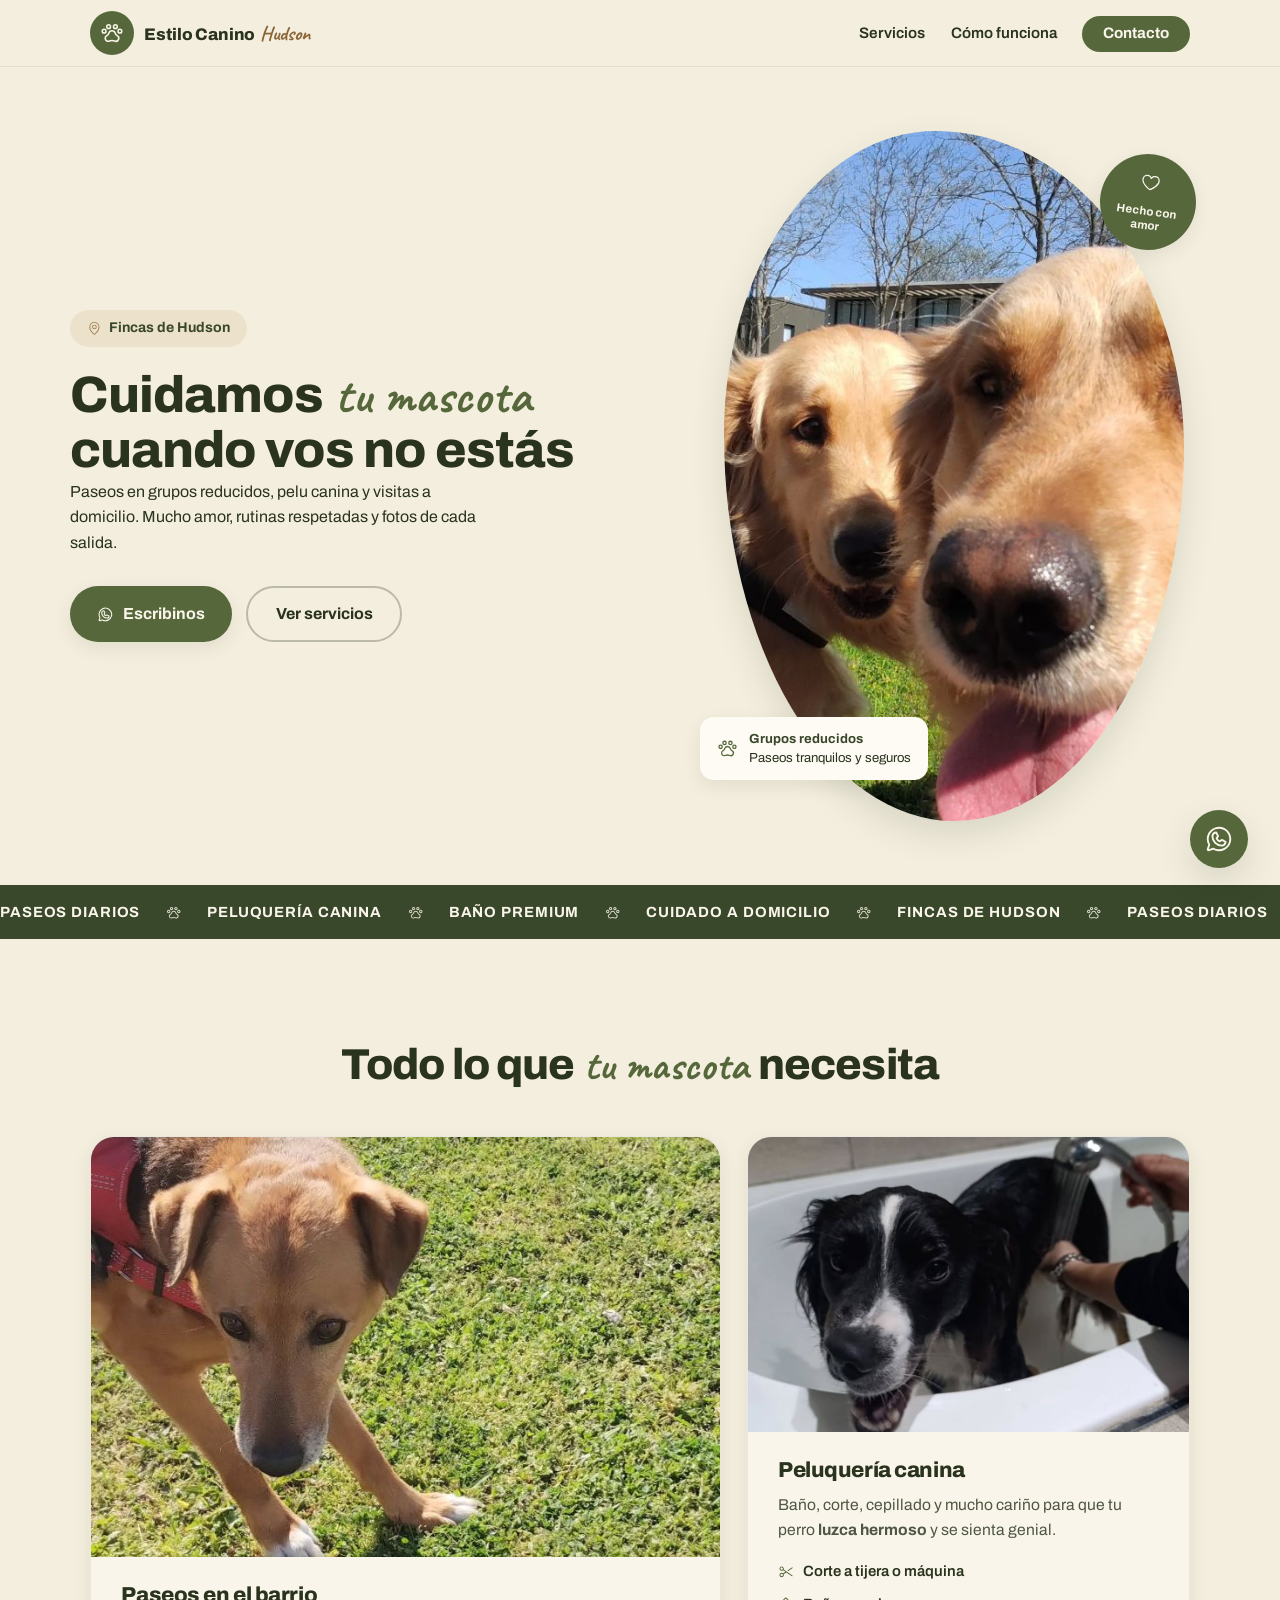
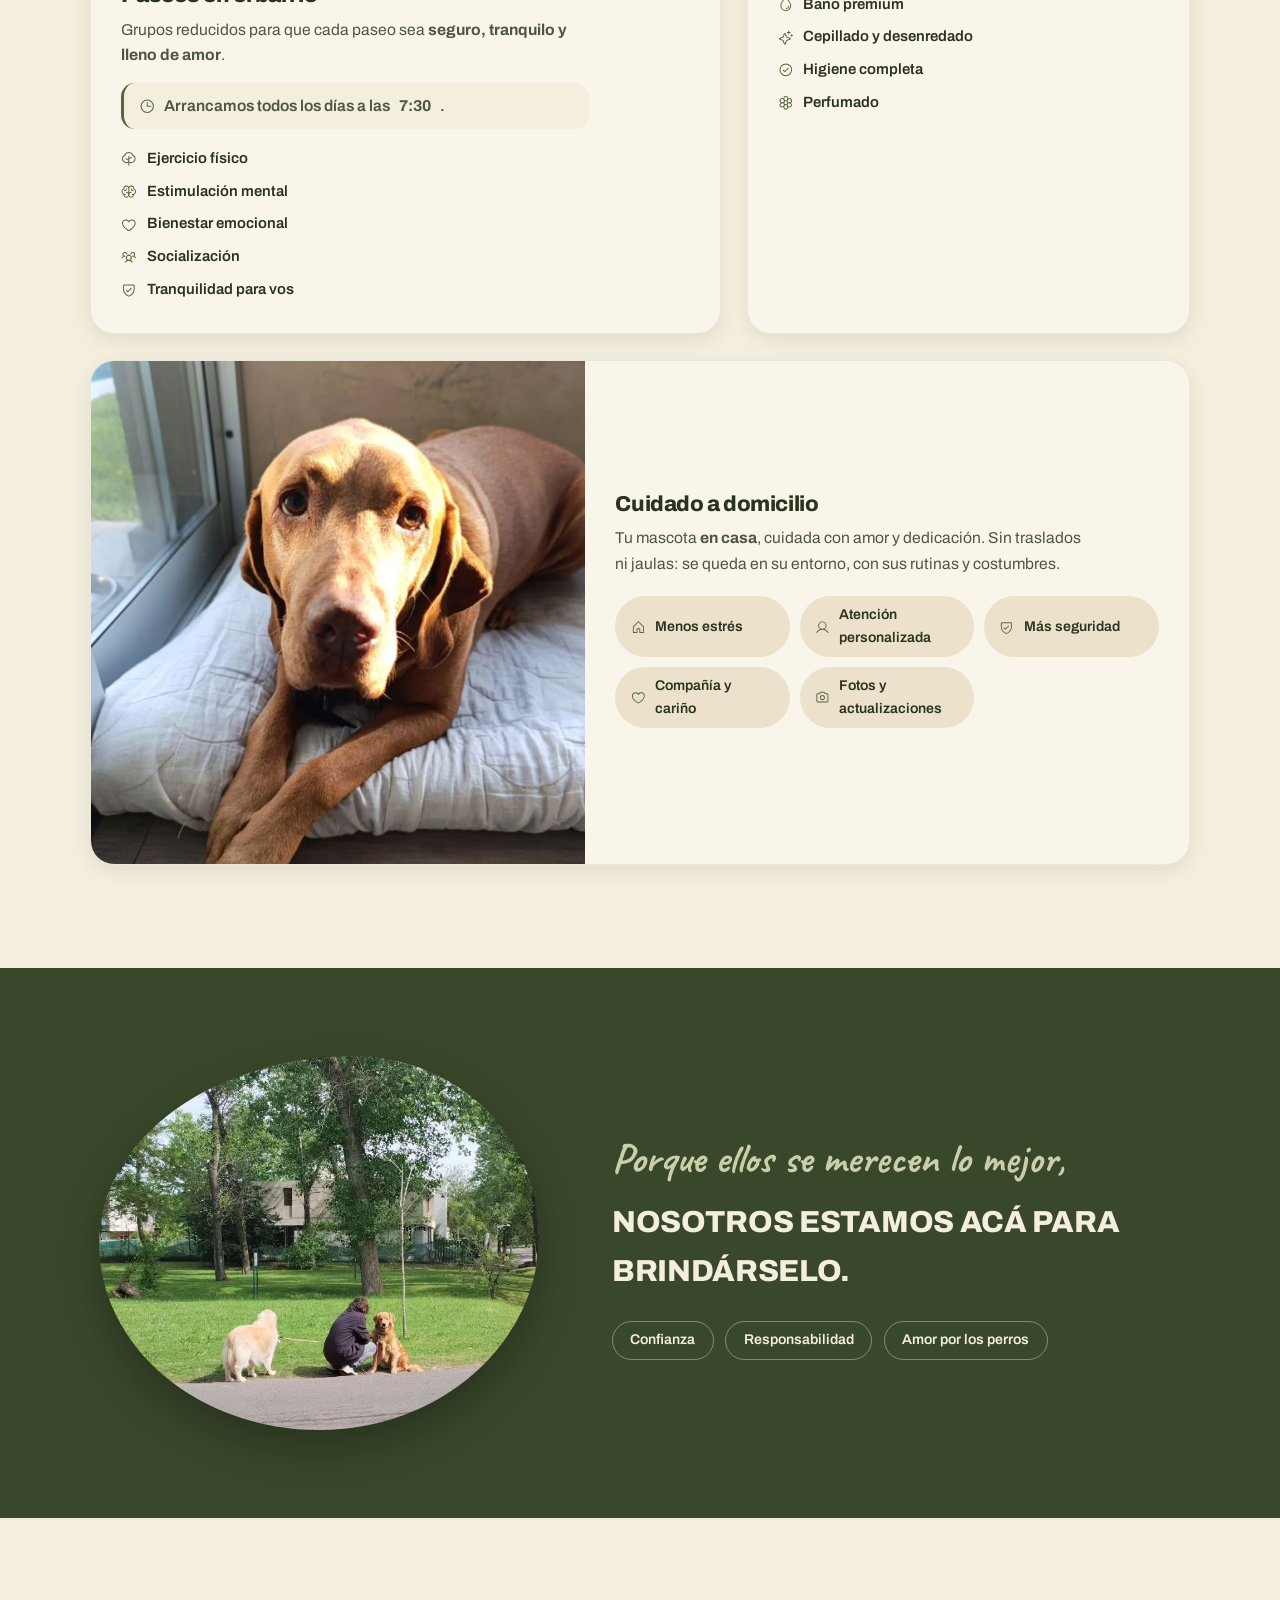
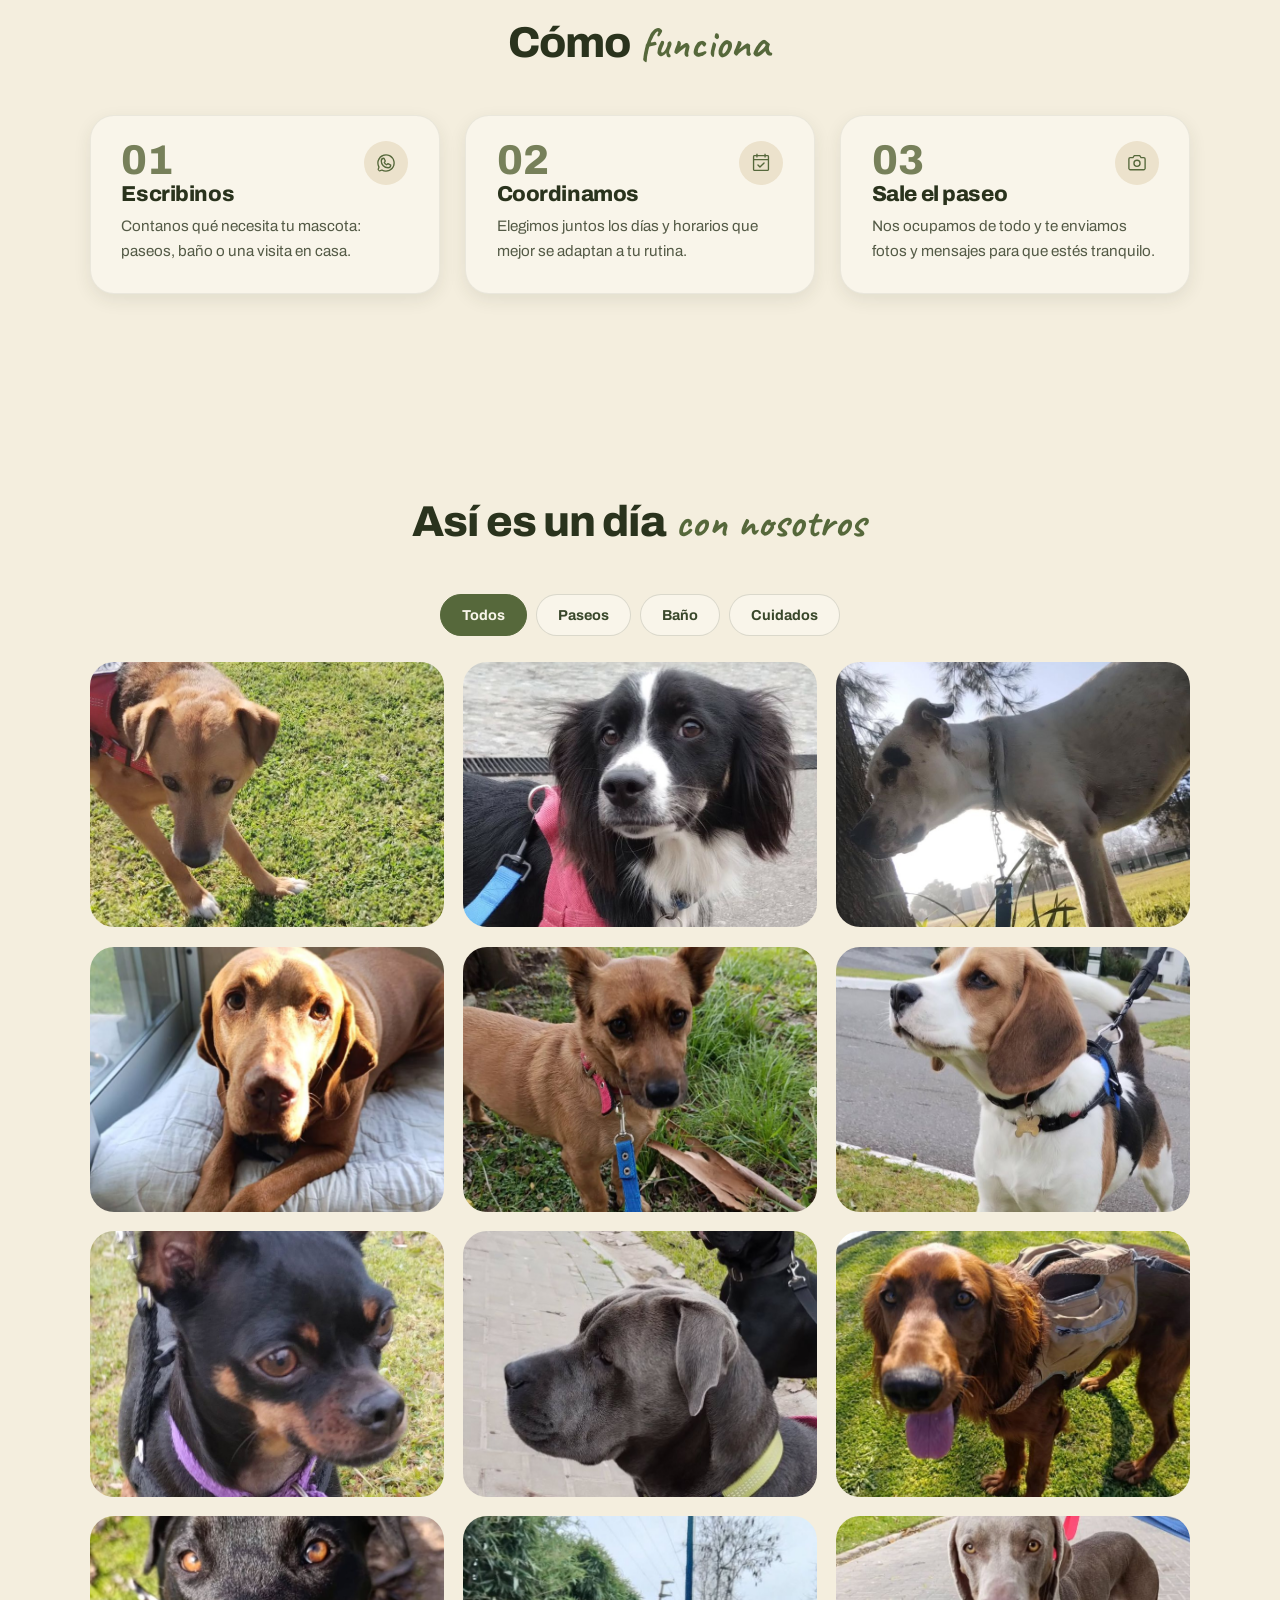
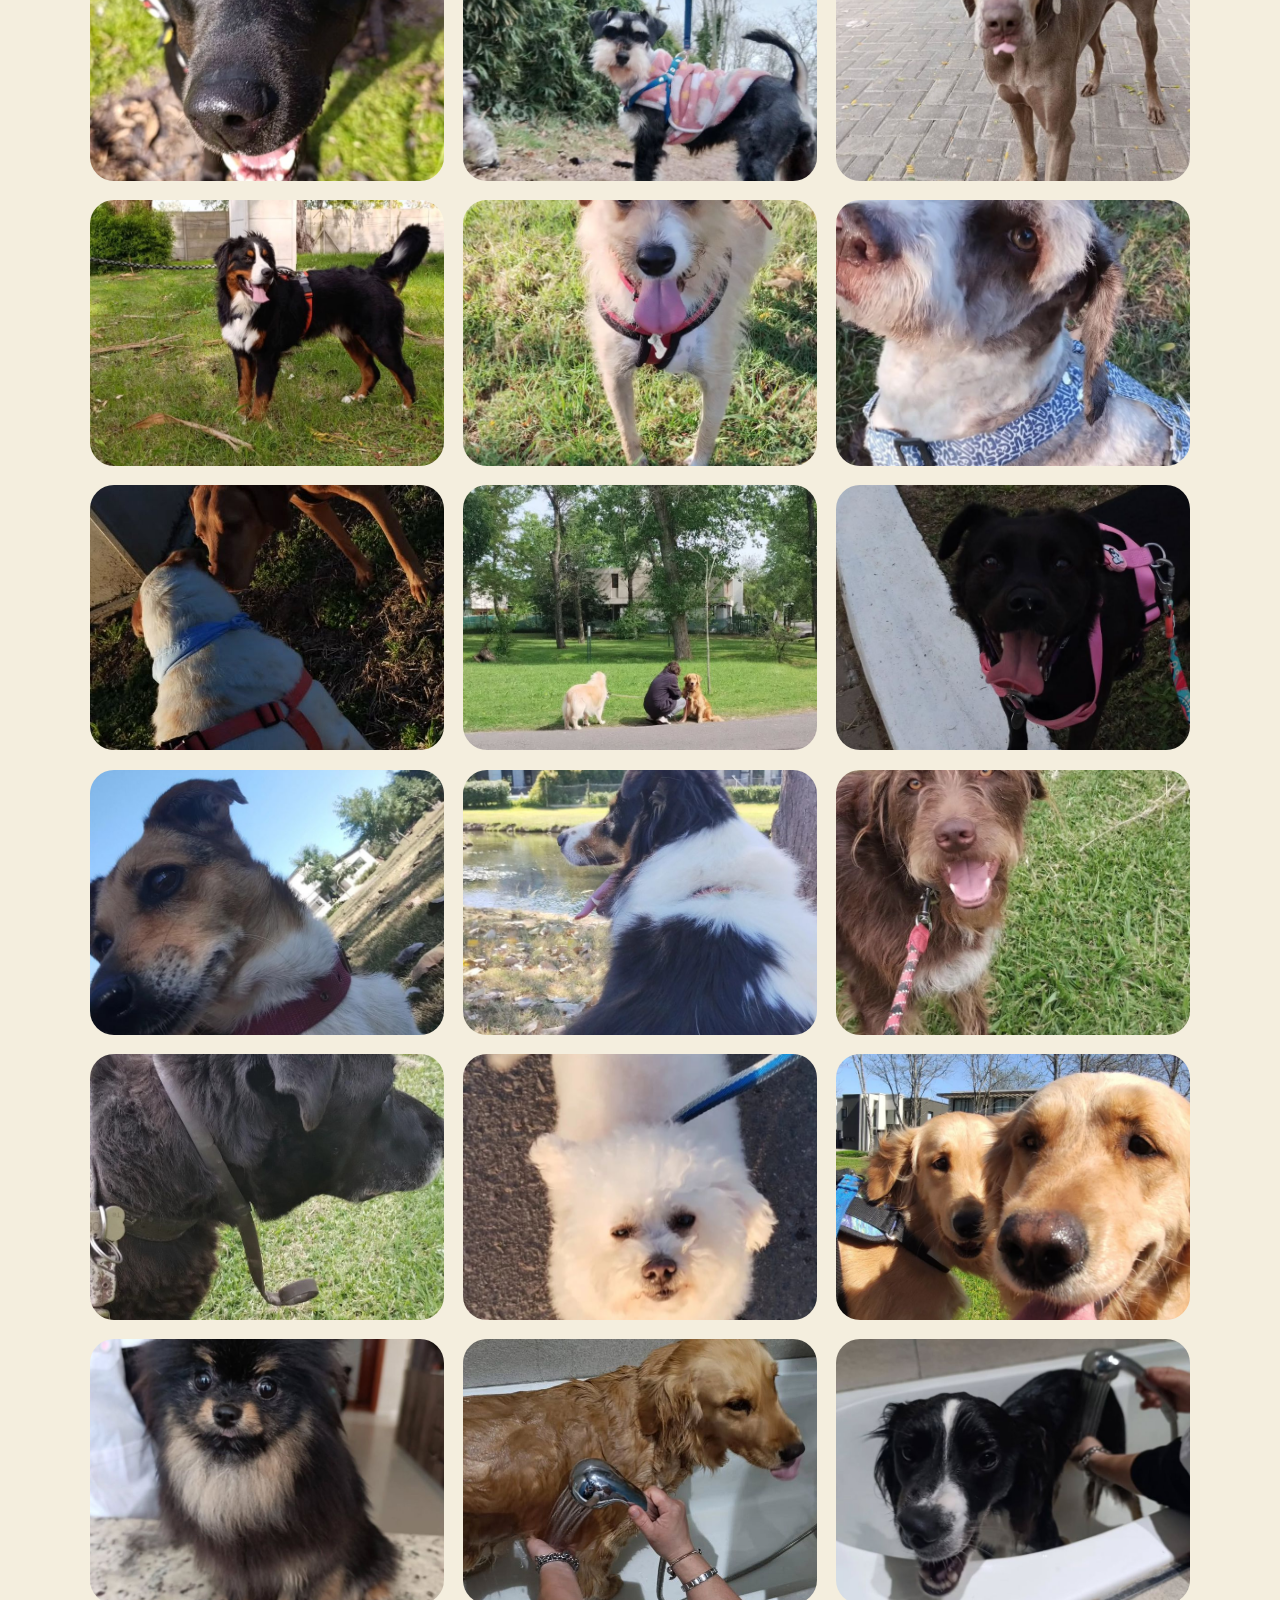
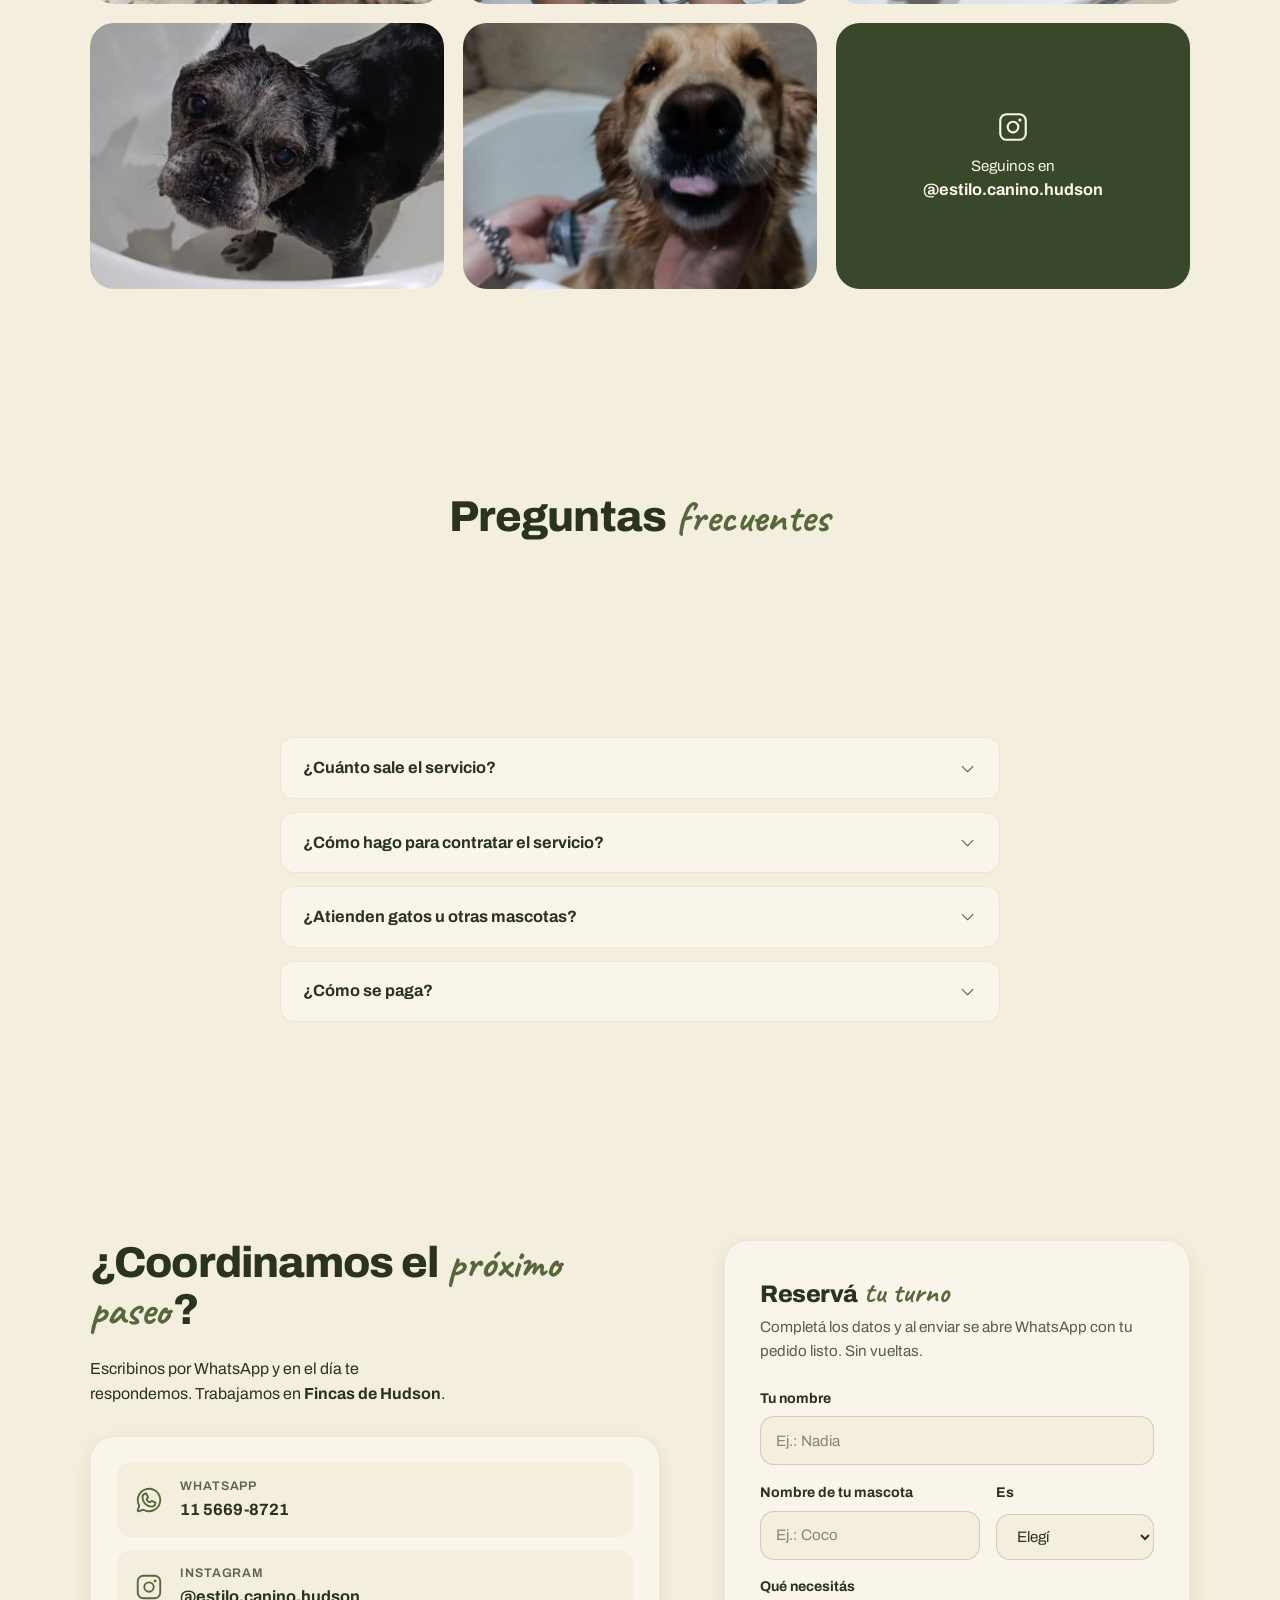
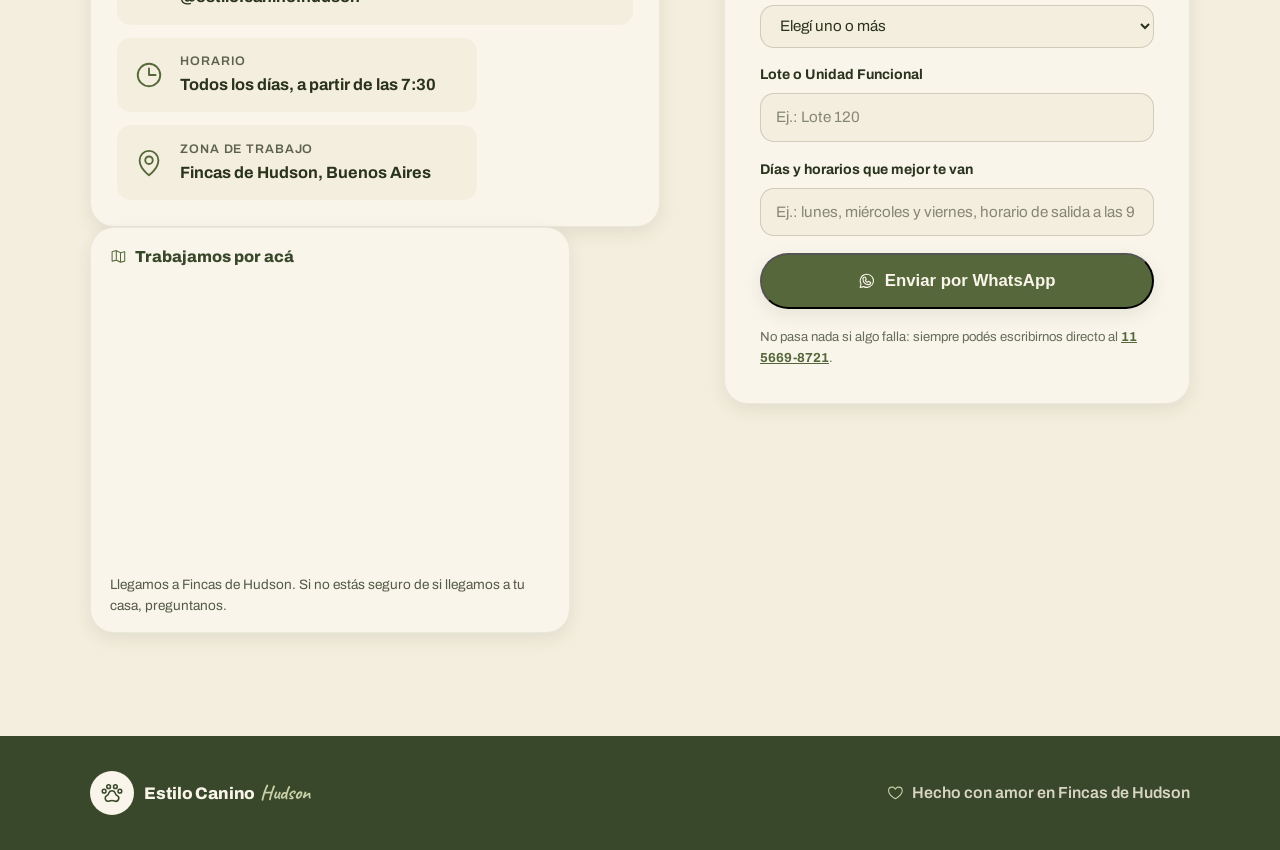
<file: index.html>
<!DOCTYPE html>
<html lang="es-AR">
<head>
  <meta charset="UTF-8">
  <meta name="viewport" content="width=device-width, initial-scale=1">
  <title>Estilo Canino Hudson · Paseos y peluquería canina en Fincas de Hudson</title>
  <meta name="description" content="Paseos en grupos reducidos, peluquería canina y cuidado a domicilio en Fincas de Hudson. Cuidamos tu mascota cuando vos no estás.">
  <meta name="theme-color" content="#56683B">
  <meta property="og:type" content="website">
  <meta property="og:title" content="Estilo Canino Hudson">
  <meta property="og:description" content="Paseos, pelu canina y cuidado a domicilio en Fincas de Hudson. Cuidamos tu mascota cuando vos no estás.">
  <meta property="og:image" content="assets/img/hero.jpg">
  <link rel="icon" type="image/svg+xml" href="assets/favicon.svg">
  <link rel="preconnect" href="https://fonts.googleapis.com">
  <link rel="preconnect" href="https://fonts.gstatic.com" crossorigin>
  <link href="https://fonts.googleapis.com/css2?family=Archivo:wght@400;500;600;700;800&family=Caveat:wght@600;700&display=swap" rel="stylesheet">
  <link rel="stylesheet" href="css/styles.css">
  <script>document.documentElement.classList.add("js");</script>
</head>
<body>
<svg xmlns="http://www.w3.org/2000/svg" style="display:none" aria-hidden="true">
<symbol id="i-paw-print" viewBox="0 0 256 256"><path d="M212,80a28,28,0,1,0,28,28A28,28,0,0,0,212,80Zm0,40a12,12,0,1,1,12-12A12,12,0,0,1,212,120ZM72,108a28,28,0,1,0-28,28A28,28,0,0,0,72,108ZM44,120a12,12,0,1,1,12-12A12,12,0,0,1,44,120ZM92,88A28,28,0,1,0,64,60,28,28,0,0,0,92,88Zm0-40A12,12,0,1,1,80,60,12,12,0,0,1,92,48Zm72,40a28,28,0,1,0-28-28A28,28,0,0,0,164,88Zm0-40a12,12,0,1,1-12,12A12,12,0,0,1,164,48Zm23.12,100.86a35.3,35.3,0,0,1-16.87-21.14,44,44,0,0,0-84.5,0A35.25,35.25,0,0,1,69,148.82,40,40,0,0,0,88,224a39.48,39.48,0,0,0,15.52-3.13,64.09,64.09,0,0,1,48.87,0,40,40,0,0,0,34.73-72ZM168,208a24,24,0,0,1-9.45-1.93,80.14,80.14,0,0,0-61.19,0,24,24,0,0,1-20.71-43.26,51.22,51.22,0,0,0,24.46-30.67,28,28,0,0,1,53.78,0,51.27,51.27,0,0,0,24.53,30.71A24,24,0,0,1,168,208Z"/></symbol>
<symbol id="i-heart" viewBox="0 0 256 256"><path d="M178,40c-20.65,0-38.73,8.88-50,23.89C116.73,48.88,98.65,40,78,40a62.07,62.07,0,0,0-62,62c0,70,103.79,126.66,108.21,129a8,8,0,0,0,7.58,0C136.21,228.66,240,172,240,102A62.07,62.07,0,0,0,178,40ZM128,214.8C109.74,204.16,32,155.69,32,102A46.06,46.06,0,0,1,78,56c19.45,0,35.78,10.36,42.6,27a8,8,0,0,0,14.8,0c6.82-16.67,23.15-27,42.6-27a46.06,46.06,0,0,1,46,46C224,155.61,146.24,204.15,128,214.8Z"/></symbol>
<symbol id="i-scissors" viewBox="0 0 256 256"><path d="M157.73,113.13A8,8,0,0,1,159.82,102L227.48,55.7a8,8,0,0,1,9,13.21l-67.67,46.3a7.92,7.92,0,0,1-4.51,1.4A8,8,0,0,1,157.73,113.13Zm80.87,85.09a8,8,0,0,1-11.12,2.08L136,137.7,93.49,166.78a36,36,0,1,1-9-13.19L121.83,128,84.44,102.41a35.86,35.86,0,1,1,9-13.19l143,97.87A8,8,0,0,1,238.6,198.22ZM80,180a20,20,0,1,0-5.86,14.14A19.85,19.85,0,0,0,80,180ZM74.14,90.13a20,20,0,1,0-28.28,0A19.85,19.85,0,0,0,74.14,90.13Z"/></symbol>
<symbol id="i-house" viewBox="0 0 256 256"><path d="M219.31,108.68l-80-80a16,16,0,0,0-22.62,0l-80,80A15.87,15.87,0,0,0,32,120v96a8,8,0,0,0,8,8h64a8,8,0,0,0,8-8V160h32v56a8,8,0,0,0,8,8h64a8,8,0,0,0,8-8V120A15.87,15.87,0,0,0,219.31,108.68ZM208,208H160V152a8,8,0,0,0-8-8H104a8,8,0,0,0-8,8v56H48V120l80-80,80,80Z"/></symbol>
<symbol id="i-camera" viewBox="0 0 256 256"><path d="M208,56H180.28L166.65,35.56A8,8,0,0,0,160,32H96a8,8,0,0,0-6.65,3.56L75.71,56H48A24,24,0,0,0,24,80V192a24,24,0,0,0,24,24H208a24,24,0,0,0,24-24V80A24,24,0,0,0,208,56Zm8,136a8,8,0,0,1-8,8H48a8,8,0,0,1-8-8V80a8,8,0,0,1,8-8H80a8,8,0,0,0,6.66-3.56L100.28,48h55.43l13.63,20.44A8,8,0,0,0,176,72h32a8,8,0,0,1,8,8ZM128,88a44,44,0,1,0,44,44A44.05,44.05,0,0,0,128,88Zm0,72a28,28,0,1,1,28-28A28,28,0,0,1,128,160Z"/></symbol>
<symbol id="i-whatsapp-logo" viewBox="0 0 256 256"><path d="M187.58,144.84l-32-16a8,8,0,0,0-8,.5l-14.69,9.8a40.55,40.55,0,0,1-16-16l9.8-14.69a8,8,0,0,0,.5-8l-16-32A8,8,0,0,0,104,64a40,40,0,0,0-40,40,88.1,88.1,0,0,0,88,88,40,40,0,0,0,40-40A8,8,0,0,0,187.58,144.84ZM152,176a72.08,72.08,0,0,1-72-72A24,24,0,0,1,99.29,80.46l11.48,23L101,118a8,8,0,0,0-.73,7.51,56.47,56.47,0,0,0,30.15,30.15A8,8,0,0,0,138,155l14.61-9.74,23,11.48A24,24,0,0,1,152,176ZM128,24A104,104,0,0,0,36.18,176.88L24.83,210.93a16,16,0,0,0,20.24,20.24l34.05-11.35A104,104,0,1,0,128,24Zm0,192a87.87,87.87,0,0,1-44.06-11.81,8,8,0,0,0-6.54-.67L40,216,52.47,178.6a8,8,0,0,0-.66-6.54A88,88,0,1,1,128,216Z"/></symbol>
<symbol id="i-instagram-logo" viewBox="0 0 256 256"><path d="M128,80a48,48,0,1,0,48,48A48.05,48.05,0,0,0,128,80Zm0,80a32,32,0,1,1,32-32A32,32,0,0,1,128,160ZM176,24H80A56.06,56.06,0,0,0,24,80v96a56.06,56.06,0,0,0,56,56h96a56.06,56.06,0,0,0,56-56V80A56.06,56.06,0,0,0,176,24Zm40,152a40,40,0,0,1-40,40H80a40,40,0,0,1-40-40V80A40,40,0,0,1,80,40h96a40,40,0,0,1,40,40ZM192,76a12,12,0,1,1-12-12A12,12,0,0,1,192,76Z"/></symbol>
<symbol id="i-map-pin" viewBox="0 0 256 256"><path d="M128,64a40,40,0,1,0,40,40A40,40,0,0,0,128,64Zm0,64a24,24,0,1,1,24-24A24,24,0,0,1,128,128Zm0-112a88.1,88.1,0,0,0-88,88c0,31.4,14.51,64.68,42,96.25a254.19,254.19,0,0,0,41.45,38.3,8,8,0,0,0,9.18,0A254.19,254.19,0,0,0,174,200.25c27.45-31.57,42-64.85,42-96.25A88.1,88.1,0,0,0,128,16Zm0,206c-16.53-13-72-60.75-72-118a72,72,0,0,1,144,0C200,161.23,144.53,209,128,222Z"/></symbol>
<symbol id="i-phone" viewBox="0 0 256 256"><path d="M222.37,158.46l-47.11-21.11-.13-.06a16,16,0,0,0-15.17,1.4,8.12,8.12,0,0,0-.75.56L134.87,160c-15.42-7.49-31.34-23.29-38.83-38.51l20.78-24.71c.2-.25.39-.5.57-.77a16,16,0,0,0,1.32-15.06l0-.12L97.54,33.64a16,16,0,0,0-16.62-9.52A56.26,56.26,0,0,0,32,80c0,79.4,64.6,144,144,144a56.26,56.26,0,0,0,55.88-48.92A16,16,0,0,0,222.37,158.46ZM176,208A128.14,128.14,0,0,1,48,80,40.2,40.2,0,0,1,82.87,40a.61.61,0,0,0,0,.12l21,47L83.2,111.86a6.13,6.13,0,0,0-.57.77,16,16,0,0,0-1,15.7c9.06,18.53,27.73,37.06,46.46,46.11a16,16,0,0,0,15.75-1.14,8.44,8.44,0,0,0,.74-.56L168.89,152l47,21.05h0s.08,0,.11,0A40.21,40.21,0,0,1,176,208Z"/></symbol>
<symbol id="i-check-circle" viewBox="0 0 256 256"><path d="M173.66,98.34a8,8,0,0,1,0,11.32l-56,56a8,8,0,0,1-11.32,0l-24-24a8,8,0,0,1,11.32-11.32L112,148.69l50.34-50.35A8,8,0,0,1,173.66,98.34ZM232,128A104,104,0,1,1,128,24,104.11,104.11,0,0,1,232,128Zm-16,0a88,88,0,1,0-88,88A88.1,88.1,0,0,0,216,128Z"/></symbol>
<symbol id="i-tree" viewBox="0 0 256 256"><path d="M198.1,62.59a76,76,0,0,0-140.2,0A71.71,71.71,0,0,0,16,127.8C15.9,166,48,199,86.14,200A72.09,72.09,0,0,0,120,192.47V232a8,8,0,0,0,16,0V192.47A72.17,72.17,0,0,0,168,200l1.82,0C208,199,240.11,166,240,127.8A71.71,71.71,0,0,0,198.1,62.59ZM169.45,184a56.08,56.08,0,0,1-33.45-10v-41l43.58-21.78a8,8,0,1,0-7.16-14.32L136,115.06V88a8,8,0,0,0-16,0v51.06L83.58,120.84a8,8,0,1,0-7.16,14.32L120,156.94v17a56,56,0,0,1-33.45,10C56.9,183.23,31.92,157.52,32,127.84A55.77,55.77,0,0,1,67.11,76a8,8,0,0,0,4.53-4.67,60,60,0,0,1,112.72,0A8,8,0,0,0,188.89,76,55.79,55.79,0,0,1,224,127.84C224.08,157.52,199.1,183.23,169.45,184Z"/></symbol>
<symbol id="i-brain" viewBox="0 0 256 256"><path d="M248,124a56.11,56.11,0,0,0-32-50.61V72a48,48,0,0,0-88-26.49A48,48,0,0,0,40,72v1.39a56,56,0,0,0,0,101.2V176a48,48,0,0,0,88,26.49A48,48,0,0,0,216,176v-1.41A56.09,56.09,0,0,0,248,124ZM88,208a32,32,0,0,1-31.81-28.56A55.87,55.87,0,0,0,64,180h8a8,8,0,0,0,0-16H64A40,40,0,0,1,50.67,86.27,8,8,0,0,0,56,78.73V72a32,32,0,0,1,64,0v68.26A47.8,47.8,0,0,0,88,128a8,8,0,0,0,0,16,32,32,0,0,1,0,64Zm104-44h-8a8,8,0,0,0,0,16h8a55.87,55.87,0,0,0,7.81-.56A32,32,0,1,1,168,144a8,8,0,0,0,0-16,47.8,47.8,0,0,0-32,12.26V72a32,32,0,0,1,64,0v6.73a8,8,0,0,0,5.33,7.54A40,40,0,0,1,192,164Zm16-52a8,8,0,0,1-8,8h-4a36,36,0,0,1-36-36V80a8,8,0,0,1,16,0v4a20,20,0,0,0,20,20h4A8,8,0,0,1,208,112ZM60,120H56a8,8,0,0,1,0-16h4A20,20,0,0,0,80,84V80a8,8,0,0,1,16,0v4A36,36,0,0,1,60,120Z"/></symbol>
<symbol id="i-shield-check" viewBox="0 0 256 256"><path d="M208,40H48A16,16,0,0,0,32,56v56c0,52.72,25.52,84.67,46.93,102.19,23.06,18.86,46,25.26,47,25.53a8,8,0,0,0,4.2,0c1-.27,23.91-6.67,47-25.53C198.48,196.67,224,164.72,224,112V56A16,16,0,0,0,208,40Zm0,72c0,37.07-13.66,67.16-40.6,89.42A129.3,129.3,0,0,1,128,223.62a128.25,128.25,0,0,1-38.92-21.81C61.82,179.51,48,149.3,48,112l0-56,160,0ZM82.34,141.66a8,8,0,0,1,11.32-11.32L112,148.69l50.34-50.35a8,8,0,0,1,11.32,11.32l-56,56a8,8,0,0,1-11.32,0Z"/></symbol>
<symbol id="i-users-three" viewBox="0 0 256 256"><path d="M244.8,150.4a8,8,0,0,1-11.2-1.6A51.6,51.6,0,0,0,192,128a8,8,0,0,1-7.37-4.89,8,8,0,0,1,0-6.22A8,8,0,0,1,192,112a24,24,0,1,0-23.24-30,8,8,0,1,1-15.5-4A40,40,0,1,1,219,117.51a67.94,67.94,0,0,1,27.43,21.68A8,8,0,0,1,244.8,150.4ZM190.92,212a8,8,0,1,1-13.84,8,57,57,0,0,0-98.16,0,8,8,0,1,1-13.84-8,72.06,72.06,0,0,1,33.74-29.92,48,48,0,1,1,58.36,0A72.06,72.06,0,0,1,190.92,212ZM128,176a32,32,0,1,0-32-32A32,32,0,0,0,128,176ZM72,120a8,8,0,0,0-8-8A24,24,0,1,1,87.24,82a8,8,0,1,0,15.5-4A40,40,0,1,0,37,117.51,67.94,67.94,0,0,0,9.6,139.19a8,8,0,1,0,12.8,9.61A51.6,51.6,0,0,1,64,128,8,8,0,0,0,72,120Z"/></symbol>
<symbol id="i-user" viewBox="0 0 256 256"><path d="M230.92,212c-15.23-26.33-38.7-45.21-66.09-54.16a72,72,0,1,0-73.66,0C63.78,166.78,40.31,185.66,25.08,212a8,8,0,1,0,13.85,8c18.84-32.56,52.14-52,89.07-52s70.23,19.44,89.07,52a8,8,0,1,0,13.85-8ZM72,96a56,56,0,1,1,56,56A56.06,56.06,0,0,1,72,96Z"/></symbol>
<symbol id="i-calendar-check" viewBox="0 0 256 256"><path d="M208,32H184V24a8,8,0,0,0-16,0v8H88V24a8,8,0,0,0-16,0v8H48A16,16,0,0,0,32,48V208a16,16,0,0,0,16,16H208a16,16,0,0,0,16-16V48A16,16,0,0,0,208,32ZM72,48v8a8,8,0,0,0,16,0V48h80v8a8,8,0,0,0,16,0V48h24V80H48V48ZM208,208H48V96H208V208Zm-38.34-85.66a8,8,0,0,1,0,11.32l-48,48a8,8,0,0,1-11.32,0l-24-24a8,8,0,0,1,11.32-11.32L116,164.69l42.34-42.35A8,8,0,0,1,169.66,122.34Z"/></symbol>
<symbol id="i-drop" viewBox="0 0 256 256"><path d="M174,47.75a254.19,254.19,0,0,0-41.45-38.3,8,8,0,0,0-9.18,0A254.19,254.19,0,0,0,82,47.75C54.51,79.32,40,112.6,40,144a88,88,0,0,0,176,0C216,112.6,201.49,79.32,174,47.75ZM128,216a72.08,72.08,0,0,1-72-72c0-57.23,55.47-105,72-118,16.53,13,72,60.75,72,118A72.08,72.08,0,0,1,128,216Zm55.89-62.66a57.6,57.6,0,0,1-46.56,46.55A8.75,8.75,0,0,1,136,200a8,8,0,0,1-1.32-15.89c16.57-2.79,30.63-16.85,33.44-33.45a8,8,0,0,1,15.78,2.68Z"/></symbol>
<symbol id="i-flower" viewBox="0 0 256 256"><path d="M210.35,129.36c-.81-.47-1.7-.92-2.62-1.36.92-.44,1.81-.89,2.62-1.36a40,40,0,1,0-40-69.28c-.81.47-1.65,1-2.48,1.59.08-1,.13-2,.13-3a40,40,0,0,0-80,0c0,.94,0,1.94.13,3-.83-.57-1.67-1.12-2.48-1.59a40,40,0,1,0-40,69.28c.81.47,1.7.92,2.62,1.36-.92.44-1.81.89-2.62,1.36a40,40,0,1,0,40,69.28c.81-.47,1.65-1,2.48-1.59-.08,1-.13,2-.13,2.95a40,40,0,0,0,80,0c0-.94-.05-1.94-.13-2.95.83.57,1.67,1.12,2.48,1.59A39.79,39.79,0,0,0,190.29,204a40.43,40.43,0,0,0,10.42-1.38,40,40,0,0,0,9.64-73.28ZM104,128a24,24,0,1,1,24,24A24,24,0,0,1,104,128Zm74.35-56.79a24,24,0,1,1,24,41.57c-6.27,3.63-18.61,6.13-35.16,7.19A40,40,0,0,0,154.53,98.1C163.73,84.28,172.08,74.84,178.35,71.21ZM128,32a24,24,0,0,1,24,24c0,7.24-4,19.19-11.36,34.06a39.81,39.81,0,0,0-25.28,0C108,75.19,104,63.24,104,56A24,24,0,0,1,128,32ZM44.86,80a24,24,0,0,1,32.79-8.79c6.27,3.63,14.62,13.07,23.82,26.89A40,40,0,0,0,88.81,120c-16.55-1.06-28.89-3.56-35.16-7.18A24,24,0,0,1,44.86,80ZM77.65,184.79a24,24,0,1,1-24-41.57c6.27-3.63,18.61-6.13,35.16-7.19a40,40,0,0,0,12.66,21.87C92.27,171.72,83.92,181.16,77.65,184.79ZM128,224a24,24,0,0,1-24-24c0-7.24,4-19.19,11.36-34.06a39.81,39.81,0,0,0,25.28,0C148,180.81,152,192.76,152,200A24,24,0,0,1,128,224Zm83.14-48a24,24,0,0,1-32.79,8.79c-6.27-3.63-14.62-13.07-23.82-26.89A40,40,0,0,0,167.19,136c16.55,1.06,28.89,3.56,35.16,7.18A24,24,0,0,1,211.14,176Z"/></symbol>
<symbol id="i-sparkle" viewBox="0 0 256 256"><path d="M197.58,129.06,146,110l-19-51.62a15.92,15.92,0,0,0-29.88,0L78,110l-51.62,19a15.92,15.92,0,0,0,0,29.88L78,178l19,51.62a15.92,15.92,0,0,0,29.88,0L146,178l51.62-19a15.92,15.92,0,0,0,0-29.88ZM137,164.22a8,8,0,0,0-4.74,4.74L112,223.85,91.78,169A8,8,0,0,0,87,164.22L32.15,144,87,123.78A8,8,0,0,0,91.78,119L112,64.15,132.22,119a8,8,0,0,0,4.74,4.74L191.85,144ZM144,40a8,8,0,0,1,8-8h16V16a8,8,0,0,1,16,0V32h16a8,8,0,0,1,0,16H184V64a8,8,0,0,1-16,0V48H152A8,8,0,0,1,144,40ZM248,88a8,8,0,0,1-8,8h-8v8a8,8,0,0,1-16,0V96h-8a8,8,0,0,1,0-16h8V72a8,8,0,0,1,16,0v8h8A8,8,0,0,1,248,88Z"/></symbol>
<symbol id="i-clock" viewBox="0 0 256 256"><path d="M128,24A104,104,0,1,0,232,128,104.11,104.11,0,0,0,128,24Zm0,192a88,88,0,1,1,88-88A88.1,88.1,0,0,1,128,216Zm64-88a8,8,0,0,1-8,8H128a8,8,0,0,1-8-8V72a8,8,0,0,1,16,0v48h48A8,8,0,0,1,192,128Z"/></symbol>
<symbol id="i-cloud-rain" viewBox="0 0 256 256"><path d="M158.66,196.44l-32,48a8,8,0,1,1-13.32-8.88l32-48a8,8,0,0,1,13.32,8.88ZM232,92a76.08,76.08,0,0,1-76,76H132.28l-29.62,44.44a8,8,0,1,1-13.32-8.88L113.05,168H76A52,52,0,0,1,76,64a53.26,53.26,0,0,1,8.92.76A76.08,76.08,0,0,1,232,92Zm-16,0A60.06,60.06,0,0,0,96,88.46a8,8,0,0,1-16-.92q.21-3.66.77-7.23A38.11,38.11,0,0,0,76,80a36,36,0,0,0,0,72h80A60.07,60.07,0,0,0,216,92Z"/></symbol>
<symbol id="i-caret-down" viewBox="0 0 256 256"><path d="M213.66,101.66l-80,80a8,8,0,0,1-11.32,0l-80-80A8,8,0,0,1,53.66,90.34L128,164.69l74.34-74.35a8,8,0,0,1,11.32,11.32Z"/></symbol>
<symbol id="i-quotes" viewBox="0 0 256 256"><path d="M100,56H40A16,16,0,0,0,24,72v64a16,16,0,0,0,16,16h60v8a32,32,0,0,1-32,32,8,8,0,0,0,0,16,48.05,48.05,0,0,0,48-48V72A16,16,0,0,0,100,56Zm0,80H40V72h60ZM216,56H156a16,16,0,0,0-16,16v64a16,16,0,0,0,16,16h60v8a32,32,0,0,1-32,32,8,8,0,0,0,0,16,48.05,48.05,0,0,0,48-48V72A16,16,0,0,0,216,56Zm0,80H156V72h60Z"/></symbol>
<symbol id="i-arrow-up-right" viewBox="0 0 256 256"><path d="M200,64V168a8,8,0,0,1-16,0V83.31L69.66,197.66a8,8,0,0,1-11.32-11.32L172.69,72H88a8,8,0,0,1,0-16H192A8,8,0,0,1,200,64Z"/></symbol>
<symbol id="i-map-trifold" viewBox="0 0 256 256"><path d="M228.92,49.69a8,8,0,0,0-6.86-1.45L160.93,63.52,99.58,32.84a8,8,0,0,0-5.52-.6l-64,16A8,8,0,0,0,24,56V200a8,8,0,0,0,9.94,7.76l61.13-15.28,61.35,30.68A8.15,8.15,0,0,0,160,224a8,8,0,0,0,1.94-.24l64-16A8,8,0,0,0,232,200V56A8,8,0,0,0,228.92,49.69ZM104,52.94l48,24V203.06l-48-24ZM40,62.25l48-12v127.5l-48,12Zm176,131.5-48,12V78.25l48-12Z"/></symbol>
</svg>

<a class="skip" href="#contenido">Saltar al contenido</a>

<header class="cabecera">
  <nav class="cabecera-inner" aria-label="Principal">
    <a class="marca" href="#top">
      <span class="marca-ico"><svg class="ic"><use href="#i-paw-print"/></svg></span>
      <span class="marca-txt">Estilo&nbsp;Canino <em>Hudson</em></span>
    </a>
    <ul class="menu">
      <li><a href="#servicios">Servicios</a></li>
      <li><a href="#pasos">Cómo funciona</a></li>
      <li><a class="menu-cta" href="#contacto">Contacto</a></li>
    </ul>
  </nav>
</header>

<main id="contenido">

  <!-- ================= HERO ================= -->
  <section class="hero" id="top">
    <div class="hero-inner">
      <div class="hero-copy aparecer">
        <p class="chip"><svg class="ic sm"><use href="#i-map-pin"/></svg>Fincas de Hudson</p>
        <h1>Cuidamos <em class="script">tu mascota</em> cuando vos no estás</h1>
        <p class="lede">Paseos en grupos reducidos, pelu canina y visitas a domicilio. Mucho amor, rutinas respetadas y fotos de cada salida.</p>
        <div class="cta-fila">
          <a class="boton boton-primario" href="https://wa.me/5491156698721?text=%C2%A1Hola!%20Quiero%20coordinar%20un%20servicio%20para%20mi%20mascota" target="_blank" rel="noopener">
            <svg class="ic sm"><use href="#i-whatsapp-logo"/></svg>Escribinos
          </a>
          <a class="boton boton-fantasma" href="#servicios">Ver servicios</a>
        </div>
      </div>

      <figure class="hero-arte aparecer">
        <img class="hero-foto" src="assets/img/hero.jpg" alt="Dos golden retriever felices durante el paseo" width="680" height="1020">
        <p class="hero-flotante">
          <svg class="ic sm"><use href="#i-paw-print"/></svg>
          <span><strong>Grupos reducidos</strong><br>Paseos tranquilos y seguros</span>
        </p>
        <span class="hero-sello" aria-hidden="true">
          <svg class="ic"><use href="#i-heart"/></svg>Hecho con amor
        </span>
      </figure>
    </div>
  </section>

  <!-- ================= FRANJA ================= -->
  <div class="franja" aria-hidden="true">
    <div class="franja-pista">
      <div class="franja-grupo">
        <span>Paseos diarios</span><svg class="ic sm"><use href="#i-paw-print"/></svg>
        <span>Peluquería canina</span><svg class="ic sm"><use href="#i-paw-print"/></svg>
        <span>Baño premium</span><svg class="ic sm"><use href="#i-paw-print"/></svg>
        <span>Cuidado a domicilio</span><svg class="ic sm"><use href="#i-paw-print"/></svg>
        <span>Fincas de Hudson</span><svg class="ic sm"><use href="#i-paw-print"/></svg>
      </div>
      <div class="franja-grupo">
        <span>Paseos diarios</span><svg class="ic sm"><use href="#i-paw-print"/></svg>
        <span>Peluquería canina</span><svg class="ic sm"><use href="#i-paw-print"/></svg>
        <span>Baño premium</span><svg class="ic sm"><use href="#i-paw-print"/></svg>
        <span>Cuidado a domicilio</span><svg class="ic sm"><use href="#i-paw-print"/></svg>
        <span>Fincas de Hudson</span><svg class="ic sm"><use href="#i-paw-print"/></svg>
      </div>
    </div>
  </div>

  <!-- ================= SERVICIOS ================= -->
  <section class="seccion servicios" id="servicios">
    <h2 class="titulo">Todo lo que <em class="script">tu mascota</em> necesita</h2>

    <div class="serv-grid">

      <article class="servicio servicio-paseos aparecer">
        <figure class="serv-foto"><img src="assets/img/paseos.jpg" alt="Mestizo con arnés rojo paseando por el pasto" loading="lazy" width="1000" height="667"></figure>
        <div class="serv-cuerpo">
          <h3>Paseos en el barrio</h3>
          <p>Grupos reducidos para que cada paseo sea <strong>seguro, tranquilo y lleno de amor</strong>.</p>
          <p class="serv-dato"><svg class="ic sm"><use href="#i-clock"/></svg>Arrancamos todos los días a las <strong>7:30</strong>.</p>
          <ul class="lista-benef">
            <li><svg class="ic sm"><use href="#i-tree"/></svg>Ejercicio físico</li>
            <li><svg class="ic sm"><use href="#i-brain"/></svg>Estimulación mental</li>
            <li><svg class="ic sm"><use href="#i-heart"/></svg>Bienestar emocional</li>
            <li><svg class="ic sm"><use href="#i-users-three"/></svg>Socialización</li>
            <li><svg class="ic sm"><use href="#i-shield-check"/></svg>Tranquilidad para vos</li>
          </ul>
        </div>
      </article>

      <article class="servicio servicio-pelu aparecer">
        <figure class="serv-foto"><img src="assets/img/pelu.jpg" alt="Perro en la bañera durante el baño premium" loading="lazy" width="1000" height="667"></figure>
        <div class="serv-cuerpo">
          <h3>Peluquería canina</h3>
          <p>Baño, corte, cepillado y mucho cariño para que tu perro <strong>luzca hermoso</strong> y se sienta genial.</p>
          <ul class="lista-benef">
            <li><svg class="ic sm"><use href="#i-scissors"/></svg>Corte a tijera o máquina</li>
            <li><svg class="ic sm"><use href="#i-drop"/></svg>Baño premium</li>
            <li><svg class="ic sm"><use href="#i-sparkle"/></svg>Cepillado y desenredado</li>
            <li><svg class="ic sm"><use href="#i-check-circle"/></svg>Higiene completa</li>
            <li><svg class="ic sm"><use href="#i-flower"/></svg>Perfumado</li>
          </ul>
        </div>
      </article>

      <article class="servicio servicio-domicilio aparecer">
        <figure class="serv-foto"><img src="assets/img/cuidado-01.jpg" alt="Vizsla dorada descansando tranquila en su colchoneta junto a la ventana durante la visita a domicilio" loading="lazy" width="1000" height="667"></figure>
        <div class="serv-cuerpo">
          <h3>Cuidado a domicilio</h3>
          <p>Tu mascota <strong>en casa</strong>, cuidada con amor y dedicación. Sin traslados ni jaulas: se queda en su entorno, con sus rutinas y costumbres.</p>
          <ul class="lista-benef lista-chips">
            <li><svg class="ic sm"><use href="#i-house"/></svg>Menos estrés</li>
            <li><svg class="ic sm"><use href="#i-user"/></svg>Atención personalizada</li>
            <li><svg class="ic sm"><use href="#i-shield-check"/></svg>Más seguridad</li>
            <li><svg class="ic sm"><use href="#i-heart"/></svg>Compañía y cariño</li>
            <li><svg class="ic sm"><use href="#i-camera"/></svg>Fotos y actualizaciones</li>
          </ul>
        </div>
      </article>

    </div>
  </section>

  <!-- ================= CITA ================= -->
  <section class="cita">
    <img class="cita-foto" src="assets/img/cita.jpg" alt="Caminata relajada con dos golden retriever en el parque" loading="lazy" width="1000" height="667">
    <div class="cita-texto">
      <p class="cita-manuscrita">Porque ellos se merecen lo mejor,</p>
      <p class="cita-prensa">NOSOTROS ESTAMOS ACÁ PARA BRINDÁRSELO.</p>
      <ul class="cita-chips">
        <li>Confianza</li>
        <li>Responsabilidad</li>
        <li>Amor por los perros</li>
      </ul>
    </div>
  </section>

  <!-- ================= CÓMO FUNCIONA ================= -->
  <section class="seccion pasos" id="pasos">
    <h2 class="titulo">Cómo <em class="script">funciona</em></h2>
    <div class="pasos-grid">
      <article class="paso aparecer">
        <span class="paso-num">01</span>
        <svg class="ic paso-ico"><use href="#i-whatsapp-logo"/></svg>
        <h3>Escribinos</h3>
        <p>Contanos qué necesita tu mascota: paseos, baño o una visita en casa.</p>
      </article>
      <article class="paso aparecer">
        <span class="paso-num">02</span>
        <svg class="ic paso-ico"><use href="#i-calendar-check"/></svg>
        <h3>Coordinamos</h3>
        <p>Elegimos juntos los días y horarios que mejor se adaptan a tu rutina.</p>
      </article>
      <article class="paso aparecer">
        <span class="paso-num">03</span>
        <svg class="ic paso-ico"><use href="#i-camera"/></svg>
        <h3>Sale el paseo</h3>
        <p>Nos ocupamos de todo y te enviamos fotos y mensajes para que estés tranquilo.</p>
      </article>
    </div>
  </section>

  <!-- ================= GALERÍA ================= -->
  <section class="seccion galeria" id="galeria">
    <h2 class="titulo">Así es un día <em class="script">con nosotros</em></h2>
    <div class="filtros aparecer" aria-label="Filtrar fotos">
      <button class="filtro activo" data-filtro="todos" type="button">Todos</button>
      <button class="filtro" data-filtro="paseo" type="button">Paseos</button>
      <button class="filtro" data-filtro="bano" type="button">Baño</button>
      <button class="filtro" data-filtro="cuidados" type="button">Cuidados</button>
    </div>

    <div class="galeria-grid">

      <figure class="g-foto" data-categoria="paseo"><img src="assets/img/paseo-01.jpg" alt="Mestizo con arnés rojo durante el paseo" loading="lazy"></figure>
      <figure class="g-foto" data-categoria="paseo"><img src="assets/img/paseo-02.jpg" alt="Spaniel blanco y negro con arnés rosa" loading="lazy"></figure>
      <figure class="g-foto" data-categoria="paseo"><img src="assets/img/paseo-03.jpg" alt="Dogo blanco olfateando un árbol" loading="lazy"></figure>
      <figure class="g-foto" data-categoria="cuidados"><img src="assets/img/cuidado-01.jpg" alt="Vizsla dorada descansando tranquila en su colchoneta durante la visita a domicilio" loading="lazy"></figure>
      <figure class="g-foto" data-categoria="paseo"><img src="assets/img/paseo-05.jpg" alt="Cliente de Estilo Canino durante su paseo" loading="lazy"></figure>
      <figure class="g-foto" data-categoria="paseo"><img src="assets/img/paseo-06.jpg" alt="Beagle paseando por la vereda" loading="lazy"></figure>
      <figure class="g-foto" data-categoria="paseo"><img src="assets/img/paseo-07.jpg" alt="Perro chiquito negro con collar violeta" loading="lazy"></figure>
      <figure class="g-foto" data-categoria="paseo"><img src="assets/img/paseo-08.jpg" alt="Dos cane corso juntos en el pasto" loading="lazy"></figure>
      <figure class="g-foto" data-categoria="paseo"><img src="assets/img/paseo-09.jpg" alt="Setter irlandés con su mochila de paseo" loading="lazy"></figure>
      <figure class="g-foto" data-categoria="paseo"><img src="assets/img/paseo-10.jpg" alt="Labrador negro sonriendo feliz" loading="lazy"></figure>
      <figure class="g-foto" data-categoria="paseo"><img src="assets/img/paseo-11.jpg" alt="Schnauzer con su chambita de paseo" loading="lazy"></figure>
      <figure class="g-foto" data-categoria="paseo"><img src="assets/img/paseo-12.jpg" alt="Perro gris caminando con correa" loading="lazy"></figure>
      <figure class="g-foto" data-categoria="paseo"><img src="assets/img/paseo-13.jpg" alt="Bernés de montaña sonriendo en el pasto" loading="lazy"></figure>
      <figure class="g-foto" data-categoria="paseo"><img src="assets/img/paseo-14.jpg" alt="Cliente de Estilo Canino durante su paseo" loading="lazy" style="object-position: 50% 12%"></figure>
      <figure class="g-foto" data-categoria="paseo"><img src="assets/img/paseo-15.jpg" alt="Caniche marrón con bandana azul" loading="lazy"></figure>
      <figure class="g-foto" data-categoria="paseo"><img src="assets/img/paseo-16.jpg" alt="Dos perros olfateándose al atardecer" loading="lazy"></figure>
      <figure class="g-foto" data-categoria="paseo"><img src="assets/img/paseo-17.jpg" alt="Paseo con dos golden retriever en el parque" loading="lazy"></figure>
      <figure class="g-foto" data-categoria="paseo"><img src="assets/img/paseo-18.jpg" alt="Mestizo negro con arnés rosa y lengua afuera" loading="lazy"></figure>
      <figure class="g-foto" data-categoria="paseo"><img src="assets/img/paseo-19.jpg" alt="Jack russell en primer plano" loading="lazy"></figure>
      <figure class="g-foto" data-categoria="paseo"><img src="assets/img/paseo-20.jpg" alt="Collie blanco y negro junto a la laguna" loading="lazy"></figure>
      <figure class="g-foto" data-categoria="paseo"><img src="assets/img/paseo-21.jpg" alt="Cliente de Estilo Canino durante su paseo" loading="lazy"></figure>
      <figure class="g-foto" data-categoria="paseo"><img src="assets/img/paseo-22.jpg" alt="Labrador negro de perfil" loading="lazy"></figure>
      <figure class="g-foto" data-categoria="paseo"><img src="assets/img/paseo-23.jpg" alt="Bichón blanco paseando por la calle" loading="lazy"></figure>
      <figure class="g-foto" data-categoria="paseo"><img src="assets/img/paseo-24.jpg" alt="Dos golden retriever felices en el parque" loading="lazy"></figure>
      <figure class="g-foto" data-categoria="bano"><img src="assets/img/bano-01.jpg" alt="Pomerano recién tosado después del baño" loading="lazy"></figure>
      <figure class="g-foto" data-categoria="bano"><img src="assets/img/bano-02.jpg" alt="Golden retriever durante el baño" loading="lazy"></figure>
      <figure class="g-foto" data-categoria="bano"><img src="assets/img/bano-03.jpg" alt="Perro en la bañadera" loading="lazy"></figure>
      <figure class="g-foto" data-categoria="bano"><img src="assets/img/bano-04.jpg" alt="Bulldog francés mojado en el lavatorio" loading="lazy"></figure>
      <figure class="g-foto" data-categoria="bano"><img src="assets/img/bano-05.jpg" alt="Golden retriever con agua y jabón" loading="lazy"></figure>

      <a class="g-ctat" href="https://instagram.com/estilo.canino.hudson" target="_blank" rel="noopener">
        <svg class="ic"><use href="#i-instagram-logo"/></svg>
        <span>Seguinos en<br><strong>@estilo.canino.hudson</strong></span>
      </a>
    </div>
  </section>


  <!-- ================= PREGUNTAS FRECUENTES ================= -->
  <section class="seccion faq" id="faq">
    <h2 class="titulo">Preguntas <em class="script">frecuentes</em></h2>

    <div class="faq-lista">
      <details class="faq-item aparecer">
        <summary>¿De cuántos perros son los grupos?<svg class="ic sm faq-cara"><use href="#i-caret-down"/></svg></summary>
        <p>Los grupos son de 4 a 6 perros como máximo, siempre con dos adultos responsables a cargo.</p>
      </details>
      <details class="faq-item aparecer">
        <summary>¿Qué pasa si llueve?<svg class="ic sm faq-cara"><use href="#i-caret-down"/></svg></summary>
        <p>Si llueve o las condiciones climáticas no son las indicadas, los paseos son suspendidos.</p>
      </details>
      <details class="faq-item aparecer">
        <summary>¿Cuánto sale el servicio?<svg class="ic sm faq-cara"><use href="#i-caret-down"/></svg></summary>
        <p>El valor del servicio puede ser por día o por mes. Comunicate con nosotros por WhatsApp y te informamos.</p>
      </details>
      <details class="faq-item aparecer">
        <summary>¿Cómo hago para contratar el servicio?<svg class="ic sm faq-cara"><use href="#i-caret-down"/></svg></summary>
        <p>Para contratar nuestro servicio, comunicate por WhatsApp o Instagram y te asesoramos.</p>
      </details>
      <details class="faq-item aparecer">
        <summary>¿Atienden gatos u otras mascotas?<svg class="ic sm faq-cara"><use href="#i-caret-down"/></svg></summary>
        <p>Sí, hacemos cuidados de mascotas.</p>
      </details>
      <details class="faq-item aparecer">
        <summary>¿Cómo se paga?<svg class="ic sm faq-cara"><use href="#i-caret-down"/></svg></summary>
        <p>Podés abonar en efectivo o transferencia bancaria.</p>
      </details>
    </div>
  </section>

  <!-- ================= CONTACTO ================= -->
  <section class="seccion contacto" id="contacto">
    <div class="contacto-copy">
      <h2 class="titulo titulo-izq">¿Coordinamos el <em class="script">próximo paseo</em>?</h2>
      <p>Escribinos por WhatsApp y en el día te respondemos. Trabajamos en <strong>Fincas de Hudson</strong>.</p>

      <div class="contacto-tarjeta">
        <a class="dato" href="https://wa.me/5491156698721" target="_blank" rel="noopener">
          <svg class="ic"><use href="#i-whatsapp-logo"/></svg>
          <span><small>WhatsApp</small><strong>11 5669-8721</strong></span>
        </a>
        <a class="dato" href="https://instagram.com/estilo.canino.hudson" target="_blank" rel="noopener">
          <svg class="ic"><use href="#i-instagram-logo"/></svg>
          <span><small>Instagram</small><strong>@estilo.canino.hudson</strong></span>
        </a>
        <p class="dato">
          <svg class="ic"><use href="#i-clock"/></svg>
          <span><small>Horario</small><strong>Todos los días, a partir de las 7:30</strong></span>
        </p>
        <p class="dato dato-zona">
          <svg class="ic"><use href="#i-map-pin"/></svg>
          <span><small>Zona de trabajo</small><strong>Fincas de Hudson, Buenos Aires</strong></span>
        </p>
      </div>

      <figure class="zona-mapa aparecer">
        <p class="zona-titulo"><svg class="ic sm"><use href="#i-map-trifold"/></svg>Trabajamos por acá</p>
        <iframe
          title="Mapa de la zona: Fincas de Hudson, Buenos Aires"
          src="https://www.google.com/maps?q=Fincas+de+Hudson,+Almirante+Brown,+Buenos+Aires&z=14&output=embed"
          loading="lazy"
          referrerpolicy="no-referrer-when-downgrade"
          allowfullscreen></iframe>
        <figcaption>Llegamos a Fincas de Hudson. Si no estás seguro de si llegamos a tu casa, preguntanos.</figcaption>
      </figure>
    </div>

    <div class="reserva">
      <h3>Reservá <em class="script">tu turno</em></h3>
      <p class="reserva-lede">Completá los datos y al enviar se abre WhatsApp con tu pedido listo. Sin vueltas.</p>

      <form id="form-reserva" novalidate>
        <div class="campo">
          <label for="r-nombre">Tu nombre</label>
          <input id="r-nombre" name="nombre" type="text" autocomplete="name" required placeholder="Ej.: Nadia">
        </div>
        <div class="campo-doble">
          <div class="campo">
            <label for="r-mascota">Nombre de tu mascota</label>
            <input id="r-mascota" name="mascota" type="text" required placeholder="Ej.: Coco">
          </div>
          <div class="campo">
            <label for="r-tipo">Es</label>
            <select id="r-tipo" name="tipo" required>
              <option value="" selected disabled class="placeholder">Elegí</option>
              <option>Perro</option>
              <option>Gato</option>
              <option>Otro peludo</option>
            </select>
          </div>
        </div>
        <div class="campo">
          <label for="r-servicio">Qué necesitás</label>
          <select id="r-servicio" name="servicio" required>
            <option value="" selected disabled class="placeholder">Elegí uno o más</option>
            <option>Paseos</option>
            <option>Peluquería canina</option>
            <option>Cuidado a domicilio</option>
            <option>Varios de los anteriores</option>
          </select>
        </div>
        <div class="campo">
          <label for="r-zona">Lote o Unidad Funcional</label>
          <input id="r-zona" name="zona" type="text" autocomplete="address-level2" required placeholder="Ej.: Lote 120">
        </div>
        <div class="campo">
          <label for="r-dias">Días y horarios que mejor te van</label>
          <input id="r-dias" name="dias" type="text" required placeholder="Ej.: lunes, miércoles y viernes, horario de salida a las 9">
        </div>
        <button class="boton boton-primario boton-xl reserva-enviar" type="submit">
          <svg class="ic sm"><use href="#i-whatsapp-logo"/></svg>Enviar por WhatsApp
        </button>
        <p class="reserva-error" id="reserva-error" role="alert" hidden>Revisá los campos con borde rojo.</p>
        <p class="reserva-nota">No pasa nada si algo falla: siempre podés escribirnos directo al <a href="https://wa.me/5491156698721" target="_blank" rel="noopener">11 5669-8721</a>.</p>
      </form>
    </div>
  </section>

</main>

<!-- WhatsApp flotante -->
<a class="wa-flotante" href="https://wa.me/5491156698721?text=%C2%A1Hola!%20Quiero%20coordinar%20un%20servicio%20para%20mi%20mascota" target="_blank" rel="noopener" aria-label="Escribinos por WhatsApp" title="Escribinos por WhatsApp">
  <svg class="ic"><use href="#i-whatsapp-logo"/></svg>
</a>

<footer class="pie">
  <div class="pie-inner">
    <a class="marca marca-pie" href="#top">
      <span class="marca-ico"><svg class="ic"><use href="#i-paw-print"/></svg></span>
      <span class="marca-txt">Estilo&nbsp;Canino <em>Hudson</em></span>
    </a>
    <p class="pie-amor">
      <svg class="ic sm"><use href="#i-heart"/></svg>
      Hecho con amor en Fincas de Hudson
    </p>
  </div>
</footer>

<script src="js/main.js" defer></script>
</body>
</html>
</file>
<file: css/styles.css>
/* ============================================================
   Estilo Canino Hudson · hoja de estilos
   Identidad: crema + oliva, tipografía display + manuscrita.
   Regla de formas: botones píldora, tarjetas 24px, fotos con
   borde orgánico suave. Un solo acento (oliva) en toda la página.
   ============================================================ */

:root {
  --crema: #F4EEDE;
  --crema-2: #ECE2CC;
  --crema-3: #F9F5EA;
  --oliva: #56683B;
  --oliva-osc: #39472A;
  --oliva-tinta: #2A331D;
  --tan: #A07E4E;
  --tan-texto: #8A6435; /* versión para texto pequeño (contraste AA) */
  --blanco: #FDFBF4;

  --f-display: "Archivo", "Segoe UI", sans-serif;
  --f-script: "Caveat", cursive;

  --sombra: 0 14px 34px rgba(42, 51, 29, .13);
  --sombra-suave: 0 6px 18px rgba(42, 51, 29, .09);
  --radius: 24px;
  --radius-chico: 14px;
  --ancho: 1140px;

  --z-nav: 50;
}

* { box-sizing: border-box; margin: 0; padding: 0; }

html {
  scroll-behavior: smooth;
  scroll-padding-top: 84px;
  interpolate-size: allow-keywords; /* permite animar height hasta auto (FAQ) */
}

body {
  font-family: var(--f-display);
  background: var(--crema);
  color: var(--oliva-tinta);
  line-height: 1.6;
  -webkit-font-smoothing: antialiased;
}

img { display: block; max-width: 100%; height: auto; }
a { color: inherit; }
ul { list-style: none; }

.ic { width: 1.25em; height: 1.25em; fill: currentColor; flex: none; }
.ic.sm { width: 1.05em; height: 1.05em; }

.skip {
  position: absolute; left: -999px; top: 0;
  background: var(--oliva-osc); color: var(--crema-3);
  padding: .6rem 1rem; border-radius: 0 0 12px 0; z-index: calc(var(--z-nav) + 10);
}
.skip:focus { left: 0; }

/* ---------- Tipografía ---------- */

h1, h2, h3 { font-weight: 800; letter-spacing: -.02em; line-height: 1.08; }

h1 { font-size: clamp(2.2rem, 4.3vw, 3.2rem); }
h2 { font-size: clamp(1.9rem, 3.6vw, 2.7rem); }
h3 { font-size: 1.35rem; }

.script {
  font-family: var(--f-script);
  font-weight: 700;
  font-style: normal;
  color: var(--oliva);
  letter-spacing: 0;
  /* aire para las colas de la manuscrita */
  padding: 0 .06em .05em;
}

.titulo { text-align: center; max-width: 24ch; margin: 0 auto 3rem; }
.titulo-izq { text-align: left; margin: 0 0 1.4rem; }

.lede { max-width: 46ch; }

/* ---------- Botones (regla: píldora, una línea) ---------- */

.boton {
  display: inline-flex; align-items: center; gap: .55rem;
  padding: .85rem 1.7rem;
  border-radius: 999px;
  font-weight: 700; font-size: 1rem; white-space: nowrap;
  text-decoration: none;
  transition: transform .18s cubic-bezier(.16, 1, .3, 1), background .18s, color .18s, box-shadow .18s;
}
.boton:active { transform: translateY(1px) scale(.98); }

.boton-primario {
  background: var(--oliva); color: var(--crema-3);
  box-shadow: var(--sombra-suave);
}
.boton-primario:hover { background: var(--oliva-osc); transform: translateY(-2px); box-shadow: var(--sombra); }

.boton-fantasma {
  border: 2px solid rgba(42, 51, 29, .28); color: var(--oliva-tinta);
}
.boton-fantasma:hover { border-color: var(--oliva); color: var(--oliva); transform: translateY(-2px); }

.boton-xl { padding: 1rem 2.1rem; font-size: 1.05rem; }
/* ---------- Cabecera ---------- */

.cabecera {
  position: sticky; top: 0; z-index: var(--z-nav);
  background: color-mix(in srgb, var(--crema) 88%, transparent);
  backdrop-filter: blur(10px);
  border-bottom: 1px solid rgba(42, 51, 29, .08);
}
.cabecera-inner {
  max-width: var(--ancho); margin: 0 auto; padding: .7rem 1.25rem;
  display: flex; align-items: center; gap: 1.5rem;
}
.menu {
  display: flex; gap: 1.6rem; margin-left: auto;
  font-weight: 600; font-size: .95rem;
}
.menu a { text-decoration: none; padding: .3rem 0; border-bottom: 2px solid transparent; }
.menu a:hover { border-bottom-color: var(--tan); }
.menu-cta {
  background: var(--oliva); color: var(--crema-3) !important;
  border-radius: 999px; padding: .55rem 1.3rem !important; font-weight: 700;
  transition: background .2s, transform .2s cubic-bezier(.16, 1, .3, 1);
}
.menu-cta:hover { background: var(--oliva-osc); border-bottom-color: transparent !important; transform: translateY(-1px); }

.marca { display: inline-flex; align-items: center; gap: .65rem; text-decoration: none; }
.marca-ico {
  width: 44px; height: 44px; flex: none;
  display: grid; place-items: center;
  background: var(--oliva); color: var(--crema-3);
  border-radius: 50%;
}
.marca-ico .ic { width: 24px; height: 24px; }
.marca-txt { font-weight: 800; font-size: 1.05rem; letter-spacing: -.01em; line-height: 1.15; }
.marca-txt em {
  font-family: var(--f-script); font-weight: 700; font-style: normal;
  color: var(--tan-texto); font-size: 1.2em; margin-left: .15rem;
}

/* ---------- Hero ---------- */

.hero { padding: clamp(2.2rem, 5vw, 4.2rem) 1.25rem 4rem; }
.hero-inner {
  max-width: var(--ancho); margin: 0 auto;
  display: grid; grid-template-columns: minmax(0, 1.05fr) minmax(0, .95fr);
  gap: clamp(2rem, 5vw, 4rem); align-items: center;
}

.chip {
  display: inline-flex; align-items: center; gap: .45rem;
  background: var(--crema-2); color: var(--oliva-osc);
  border: none; border-radius: 999px;
  padding: .45rem 1.05rem; font-weight: 700; font-size: .88rem;
  margin-bottom: 1.3rem;
}
.chip .ic { color: var(--tan); }

.cta-fila { display: flex; flex-wrap: wrap; gap: .9rem; margin-top: 1.9rem; }

.hero-arte { position: relative; max-width: 460px; justify-self: center; }
.hero-foto {
  width: 100%;
  border-radius: 46% 54% 50% 50% / 44% 46% 54% 56%;
  aspect-ratio: 2 / 3; object-fit: cover;
  box-shadow: var(--sombra);
}
.hero-flotante {
  position: absolute; left: -1.5rem; bottom: 2.6rem;
  display: flex; align-items: center; gap: .7rem;
  background: var(--blanco); border-radius: var(--radius-chico);
  box-shadow: var(--sombra-suave);
  padding: .8rem 1.05rem; font-size: .82rem; line-height: 1.4;
}
.hero-flotante .ic { color: var(--oliva); width: 1.6em; height: 1.6em; }
.hero-flotante strong { color: var(--oliva-osc); }

.hero-sello {
  position: absolute; top: 1.4rem; right: -0.7rem;
  width: 96px; height: 96px;
  display: grid; place-items: center; text-align: center;
  background: var(--oliva); color: var(--crema-3);
  border-radius: 50%; font-size: .72rem; font-weight: 700;
  line-height: 1.25; gap: .15rem;
  box-shadow: var(--sombra-suave);
  rotate: 8deg;
  padding: .8rem;
}
.hero-sello .ic { width: 20px; height: 20px; }

/* ---------- Franja ---------- */

.franja {
  background: var(--oliva-osc); color: var(--crema-3);
  overflow: hidden; padding: .95rem 0;
}
.franja-pista { display: flex; width: max-content; }
@keyframes franja-corre { to { transform: translateX(-50%); } }
.franja-pista { animation: franja-corre 26s linear infinite; }
.franja:hover .franja-pista { animation-play-state: paused; }
.franja-grupo {
  display: flex; align-items: center; gap: 1.6rem;
  padding-right: 1.6rem;
  font-weight: 700; font-size: .92rem; letter-spacing: .06em;
  text-transform: uppercase; white-space: nowrap;
}
.franja-grupo .ic { opacity: .85; }

/* ---------- Secciones ---------- */

.seccion { padding: clamp(3.5rem, 8vw, 6.5rem) 1.25rem; max-width: var(--ancho); margin: 0 auto; }

/* Servicios (bento: 7 + 5, y uno a ancho completo) */

.serv-grid {
  display: grid; grid-template-columns: repeat(12, 1fr); gap: 1.6rem;
}
.servicio {
  background: var(--crema-3);
  border: 1px solid rgba(42, 51, 29, .07);
  border-radius: var(--radius);
  overflow: hidden;
  box-shadow: var(--sombra-suave);
  transition: transform .25s cubic-bezier(.16, 1, .3, 1), box-shadow .25s;
}
.servicio:hover { transform: translateY(-5px); box-shadow: var(--sombra); }

.servicio-paseos { grid-column: span 7; }
.servicio-pelu { grid-column: span 5; }
.servicio-domicilio {
  grid-column: span 12;
  display: grid; grid-template-columns: minmax(0, .9fr) minmax(0, 1.1fr);
  align-items: center;
}

.serv-foto { overflow: hidden; }
.serv-foto img {
  width: 100%; aspect-ratio: 3 / 2; object-fit: cover;
  transition: scale .5s cubic-bezier(.16, 1, .3, 1);
}
.servicio:hover .serv-foto img { scale: 1.04; }
.servicio-domicilio .serv-foto img { height: 100%; min-height: 320px; aspect-ratio: auto; }

.serv-cuerpo { padding: 1.7rem 1.9rem 2rem; }
.serv-cuerpo h3 { margin-bottom: .6rem; }
.serv-cuerpo p { font-size: .98rem; color: rgba(42, 51, 29, .82); max-width: 52ch; }

.lista-benef { margin-top: 1.15rem; display: grid; gap: .55rem; }
.lista-benef li {
  display: flex; align-items: center; gap: .6rem;
  font-weight: 600; font-size: .93rem;
}
.lista-benef .ic { color: var(--oliva); }

.lista-chips {
  grid-template-columns: repeat(auto-fit, minmax(170px, 1fr));
  gap: .6rem; margin-top: 1.3rem;
}
.lista-chips li {
  background: var(--crema-2); border-radius: 999px;
  padding: .5rem .95rem; font-size: .88rem;
}

/* ---------- Cita ---------- */

.cita {
  background: var(--oliva-osc); color: var(--crema);
  display: grid; grid-template-columns: minmax(0, .9fr) minmax(0, 1.1fr);
  align-items: center; gap: clamp(1.6rem, 4vw, 3.5rem);
  padding: clamp(3rem, 7vw, 5.5rem) clamp(1.5rem, 6vw, 5rem);
}
.cita-foto {
  width: 100%; max-width: 440px; justify-self: center;
  border-radius: 58% 42% 50% 50% / 50% 48% 52% 50%;
  aspect-ratio: 4 / 3.4; object-fit: cover;
  box-shadow: 0 18px 40px rgba(0, 0, 0, .28);
}
.cita-manuscrita {
  font-family: var(--f-script); font-weight: 700;
  font-size: clamp(1.8rem, 3.4vw, 2.6rem);
  color: #C9CFA8;
}
.cita-prensa {
  font-weight: 800; letter-spacing: -.01em;
  font-size: clamp(1.35rem, 2.6vw, 1.9rem);
  margin-top: .4rem;
}
.cita-chips { display: flex; flex-wrap: wrap; gap: .7rem; margin-top: 1.6rem; }
.cita-chips li {
  border: 1.5px solid rgba(244, 238, 222, .4);
  border-radius: 999px; padding: .45rem 1.1rem;
  font-weight: 600; font-size: .88rem;
}

/* ---------- Cómo funciona ---------- */

.pasos-grid {
  display: grid; grid-template-columns: repeat(3, 1fr); gap: 1.6rem;
  counter-reset: paso;
}
.paso {
  position: relative;
  background: var(--crema-3);
  border: 1px solid rgba(42, 51, 29, .07);
  border-radius: var(--radius);
  padding: 4.2rem 1.9rem 1.9rem;
  box-shadow: var(--sombra-suave);
}
.paso-num {
  position: absolute; top: 1.5rem; left: 1.9rem;
  font-size: 2.6rem; font-weight: 800; line-height: 1;
  color: #77805A;
}
.paso-ico {
  position: absolute; top: 1.55rem; right: 1.9rem;
  width: 44px; height: 44px;
  padding: .7rem; box-sizing: border-box;
  background: var(--crema-2); color: var(--oliva);
  border-radius: 50%;
}
.paso p { font-size: .95rem; color: rgba(42, 51, 29, .8); margin-top: .5rem; }

/* ---------- Galeria ---------- */

.filtros {
  display: flex; justify-content: center; gap: .6rem;
  margin-bottom: 1.6rem; flex-wrap: wrap;
}
.filtro {
  font: inherit; font-weight: 700; font-size: .9rem;
  color: var(--oliva-osc);
  background: var(--crema-3);
  border: 1.5px solid rgba(42, 51, 29, .15);
  border-radius: 999px;
  padding: .55rem 1.3rem;
  cursor: pointer;
  transition: background .2s, color .2s, border-color .2s, transform .2s cubic-bezier(.16, 1, .3, 1);
}
.filtro:hover { border-color: var(--oliva); transform: translateY(-2px); }
.filtro.activo {
  background: var(--oliva); border-color: var(--oliva);
  color: var(--crema-3);
}

.galeria-grid {
  display: grid; grid-template-columns: repeat(3, 1fr);
  gap: 1.2rem;
}
.g-foto { overflow: hidden; border-radius: var(--radius); }
.g-foto img {
  width: 100%; aspect-ratio: 4 / 3; object-fit: cover;
  transition: scale .5s cubic-bezier(.16, 1, .3, 1);
}
.g-foto:hover img { scale: 1.05; }
.g-foto.oculta { display: none; }

.serv-dato {
  display: flex; align-items: center; gap: .55rem;
  margin-top: 1rem;
  font-size: .92rem; font-weight: 600;
  background: var(--crema);
  border-left: 3px solid var(--oliva);
  border-radius: var(--radius-chico);
  padding: .65rem .9rem;
}
.serv-dato .ic { color: var(--oliva); flex-shrink: 0; }

.g-ctat {
  display: flex; flex-direction: column; align-items: center; justify-content: center;
  gap: .7rem; text-align: center;
  background: var(--oliva-osc); color: var(--crema-3);
  border-radius: var(--radius);
  text-decoration: none; font-size: .95rem; line-height: 1.5;
  padding: 1.4rem;
  transition: transform .25s cubic-bezier(.16, 1, .3, 1), background .25s;
}
.g-ctat:hover { background: var(--oliva); transform: translateY(-4px); }
.g-ctat .ic { width: 34px; height: 34px; }
.g-ctat strong { font-size: 1.02rem; }

/* ---------- FAQ (acordeón nativo) ---------- */

.faq-lista { max-width: 720px; margin: 0 auto; }
.faq-item {
  background: var(--crema-3);
  border: 1px solid rgba(42, 51, 29, .07);
  border-radius: var(--radius-chico);
  margin-bottom: .8rem;
  overflow: hidden;
  transition: box-shadow .25s;
}
.faq-item[open] { box-shadow: var(--sombra-suave); }
.faq-item summary {
  display: flex; align-items: center; justify-content: space-between; gap: 1rem;
  padding: 1.05rem 1.4rem;
  font-weight: 700; font-size: 1.02rem;
  cursor: pointer; list-style: none;
  color: var(--oliva-tinta);
}
.faq-item summary::-webkit-details-marker { display: none; }
.faq-item summary:hover { color: var(--oliva); }
.faq-cara { color: var(--oliva); transition: rotate .25s cubic-bezier(.16, 1, .3, 1); }
.faq-item[open] .faq-cara { rotate: 180deg; }
.faq-item p {
  padding: 0 1.4rem 1.2rem;
  font-size: .95rem; color: rgba(42, 51, 29, .82);
}

/* ---------- Contacto (con formulario) ---------- */

.contacto {
  display: grid; grid-template-columns: minmax(0, 1.1fr) minmax(0, .9fr);
  gap: clamp(2rem, 5vw, 4rem); align-items: start;
  padding-bottom: clamp(4rem, 8vw, 6.5rem);
}
.contacto-copy .boton { margin-top: 1.2rem; }
.contacto-copy p { max-width: 40ch; }

.contacto-tarjeta {
  display: grid; gap: .8rem;
  margin-top: 1.8rem;
  background: var(--crema-3);
  border: 1px solid rgba(42, 51, 29, .07);
  border-radius: var(--radius);
  padding: 1.6rem;
  box-shadow: var(--sombra-suave);
}
.dato {
  display: flex; align-items: center; gap: 1rem;
  text-decoration: none; border-radius: var(--radius-chico);
  padding: .9rem 1.1rem; background: var(--crema);
  transition: background .2s, transform .2s cubic-bezier(.16, 1, .3, 1);
}
.dato:hover { background: var(--crema-2); transform: translateX(4px); }
.dato .ic { width: 30px; height: 30px; color: var(--oliva); }
.dato small {
  display: block; font-weight: 600; font-size: .78rem;
  text-transform: uppercase; letter-spacing: .07em; color: rgba(42, 51, 29, .75);
}
.dato strong { font-size: 1.02rem; }

.reserva {
  background: var(--crema-3);
  border: 1px solid rgba(42, 51, 29, .07);
  border-radius: var(--radius);
  padding: clamp(1.6rem, 3vw, 2.2rem);
  box-shadow: var(--sombra-suave);
}
.reserva h3 { font-size: 1.5rem; }
.reserva h3 em { font-size: 1.25em; }
.reserva-lede { font-size: .95rem; color: rgba(42, 51, 29, .78); margin-top: .4rem; }

.reserva form { display: grid; gap: 1.05rem; margin-top: 1.5rem; }
.campo { display: grid; gap: .4rem; }
.campo-doble { display: grid; grid-template-columns: 1.4fr 1fr; gap: 1rem; }
.campo label { font-weight: 700; font-size: .88rem; }
.campo input, .campo select {
  font: inherit; font-size: .95rem;
  color: var(--oliva-tinta);
  background: var(--crema);
  border: 1.5px solid rgba(42, 51, 29, .18);
  border-radius: var(--radius-chico);
  padding: .7rem .95rem;
  width: 100%;
  transition: border-color .2s, box-shadow .2s;
}
.campo input::placeholder { color: rgba(42, 51, 29, .55); }
.campo input:focus, .campo select:focus {
  outline: none;
  border-color: var(--oliva);
  box-shadow: 0 0 0 3px rgba(86, 104, 59, .18);
}
.campo select.invalido, .campo input.invalido {
  border-color: #A63A2B;
  box-shadow: 0 0 0 3px rgba(166, 58, 43, .12);
}
.reserva-enviar { width: 100%; justify-content: center; }
.reserva-error { color: #A63A2B; font-size: .88rem; font-weight: 600; }
.reserva-nota { font-size: .82rem; color: rgba(42, 51, 29, .7); }
.reserva-nota a { color: var(--oliva); font-weight: 700; }

/* ---------- Mapa de la zona ---------- */

.zona-mapa {
  max-width: 480px;
  background: var(--crema-3);
  border: 1px solid rgba(42, 51, 29, .07);
  border-radius: var(--radius);
  box-shadow: var(--sombra-suave);
  overflow: hidden;
}
.zona-titulo {
  display: flex; align-items: center; gap: .5rem;
  font-weight: 800; font-size: 1rem; color: var(--oliva-osc);
  padding: 1rem 1.2rem .8rem;
}
.zona-titulo .ic { color: var(--oliva); }
.zona-mapa iframe {
  display: block; width: 100%; height: 280px; border: 0;
  filter: saturate(.75) sepia(.12);
}
.zona-mapa figcaption {
  font-size: .85rem; color: rgba(42, 51, 29, .8);
  padding: .75rem 1.2rem 1rem;
  line-height: 1.55;
}

.enviado {
  display: inline-flex; align-items: center; gap: .5rem;
  background: var(--crema-2);
  border-radius: var(--radius-chico);
  padding: .7rem 1rem; font-size: .9rem; font-weight: 600;
  color: var(--oliva-osc);
}

/* ---------- WhatsApp flotante ---------- */

.wa-flotante {
  position: fixed; right: clamp(1rem, 3vw, 2rem); bottom: clamp(1rem, 3vw, 2rem);
  z-index: calc(var(--z-nav) - 10);
  width: 58px; height: 58px;
  display: grid; place-items: center;
  background: var(--oliva); color: var(--crema-3);
  border-radius: 50%;
  box-shadow: var(--sombra);
  transition: transform .2s cubic-bezier(.16, 1, .3, 1), background .2s;
}
.wa-flotante:hover { background: var(--oliva-osc); transform: translateY(-3px) scale(1.04); }
.wa-flotante .ic { width: 30px; height: 30px; }

/* ---------- Pie ---------- */

.pie { background: var(--oliva-osc); color: rgba(244, 238, 222, .85); }
.pie-inner {
  max-width: var(--ancho); margin: 0 auto; padding: 2.2rem 1.25rem;
  display: flex; align-items: center; justify-content: space-between;
  gap: 1.5rem; flex-wrap: wrap;
}
.marca-pie .marca-ico { background: var(--crema-3); color: var(--oliva-osc); }
.marca-pie .marca-txt { color: var(--crema-3); }
.marca-pie .marca-txt em { color: #C9CFA8; }
.pie-amor { display: inline-flex; align-items: center; gap: .5rem; font-weight: 600; }
.pie-amor .ic { color: #C9CFA8; }

/* ---------- Aparecer al hacer scroll ---------- */

@media (prefers-reduced-motion: no-preference) {
  html.js .aparecer {
    opacity: 0; translate: 0 26px;
    transition: opacity .7s cubic-bezier(.16, 1, .3, 1), translate .7s cubic-bezier(.16, 1, .3, 1);
  }
  html.js .aparecer.en-vista { opacity: 1; translate: 0 0; }

  /* FAQ: la tarjeta entera se abre animada, no solo el texto */
  .faq-item::details-content {
    height: 0;
    overflow: clip;
    transition: height .38s cubic-bezier(.16, 1, .3, 1), content-visibility .38s allow-discrete;
  }
  .faq-item[open]::details-content { height: auto; }

  @keyframes faq-abre {
    from { opacity: 0; translate: 0 -10px; }
  }
  .faq-item[open] p { animation: faq-abre .38s cubic-bezier(.16, 1, .3, 1); }

  @keyframes faq-tarjeta {
    from { scale: .985; }
  }
  .faq-item[open] { animation: faq-tarjeta .38s cubic-bezier(.16, 1, .3, 1); }
}

/* ---------- Animación reducida: todo estático ---------- */

@media (prefers-reduced-motion: reduce) {
  html { scroll-behavior: auto; }
  .franja-pista { animation: none; }
  .servicio, .boton, .dato, .serv-foto img { transition: none; }
}

/* ---------- Responsive ---------- */

@media (max-width: 900px) {
  .menu { display: none; }
  .hero-inner { grid-template-columns: 1fr; }
  .hero-arte { max-width: 420px; order: -1; }
  .hero-flotante { left: auto; right: -0.5rem; bottom: 1.4rem; }

  .servicio-paseos, .servicio-pelu, .servicio-domicilio { grid-column: span 12; }
  .servicio-domicilio { grid-template-columns: 1fr; }
  .servicio-domicilio .serv-foto img { min-height: 0; aspect-ratio: 3 / 2; }

  .galeria-grid { grid-template-columns: repeat(2, 1fr); }

  .cita { grid-template-columns: 1fr; text-align: center; }
  .cita-chips { justify-content: center; }
  .cita-foto { max-width: 380px; }

  .pasos-grid { grid-template-columns: 1fr; }

  .contacto { grid-template-columns: 1fr; }
  .contacto-tarjeta { max-width: 480px; }
}

@media (max-width: 560px) {
  .cabecera-inner { gap: .8rem; }
  .marca-txt { font-size: .95rem; }
  .cta-fila .boton { flex: 1 1 100%; justify-content: center; }
  .hero-flotante { position: static; margin-top: 1rem; box-shadow: none; padding: .2rem 0; }
  .hero-sello { top: auto; bottom: -0.6rem; right: 1rem; }
  .galeria-grid { grid-template-columns: 1fr; }
  .campo-doble { grid-template-columns: 1fr; }
  .pie-inner { flex-direction: column; align-items: flex-start; }
  .wa-flotante { right: 1rem; bottom: 1rem; width: 54px; height: 54px; }
  .wa-flotante .ic { width: 27px; height: 27px; }
}
</file>
